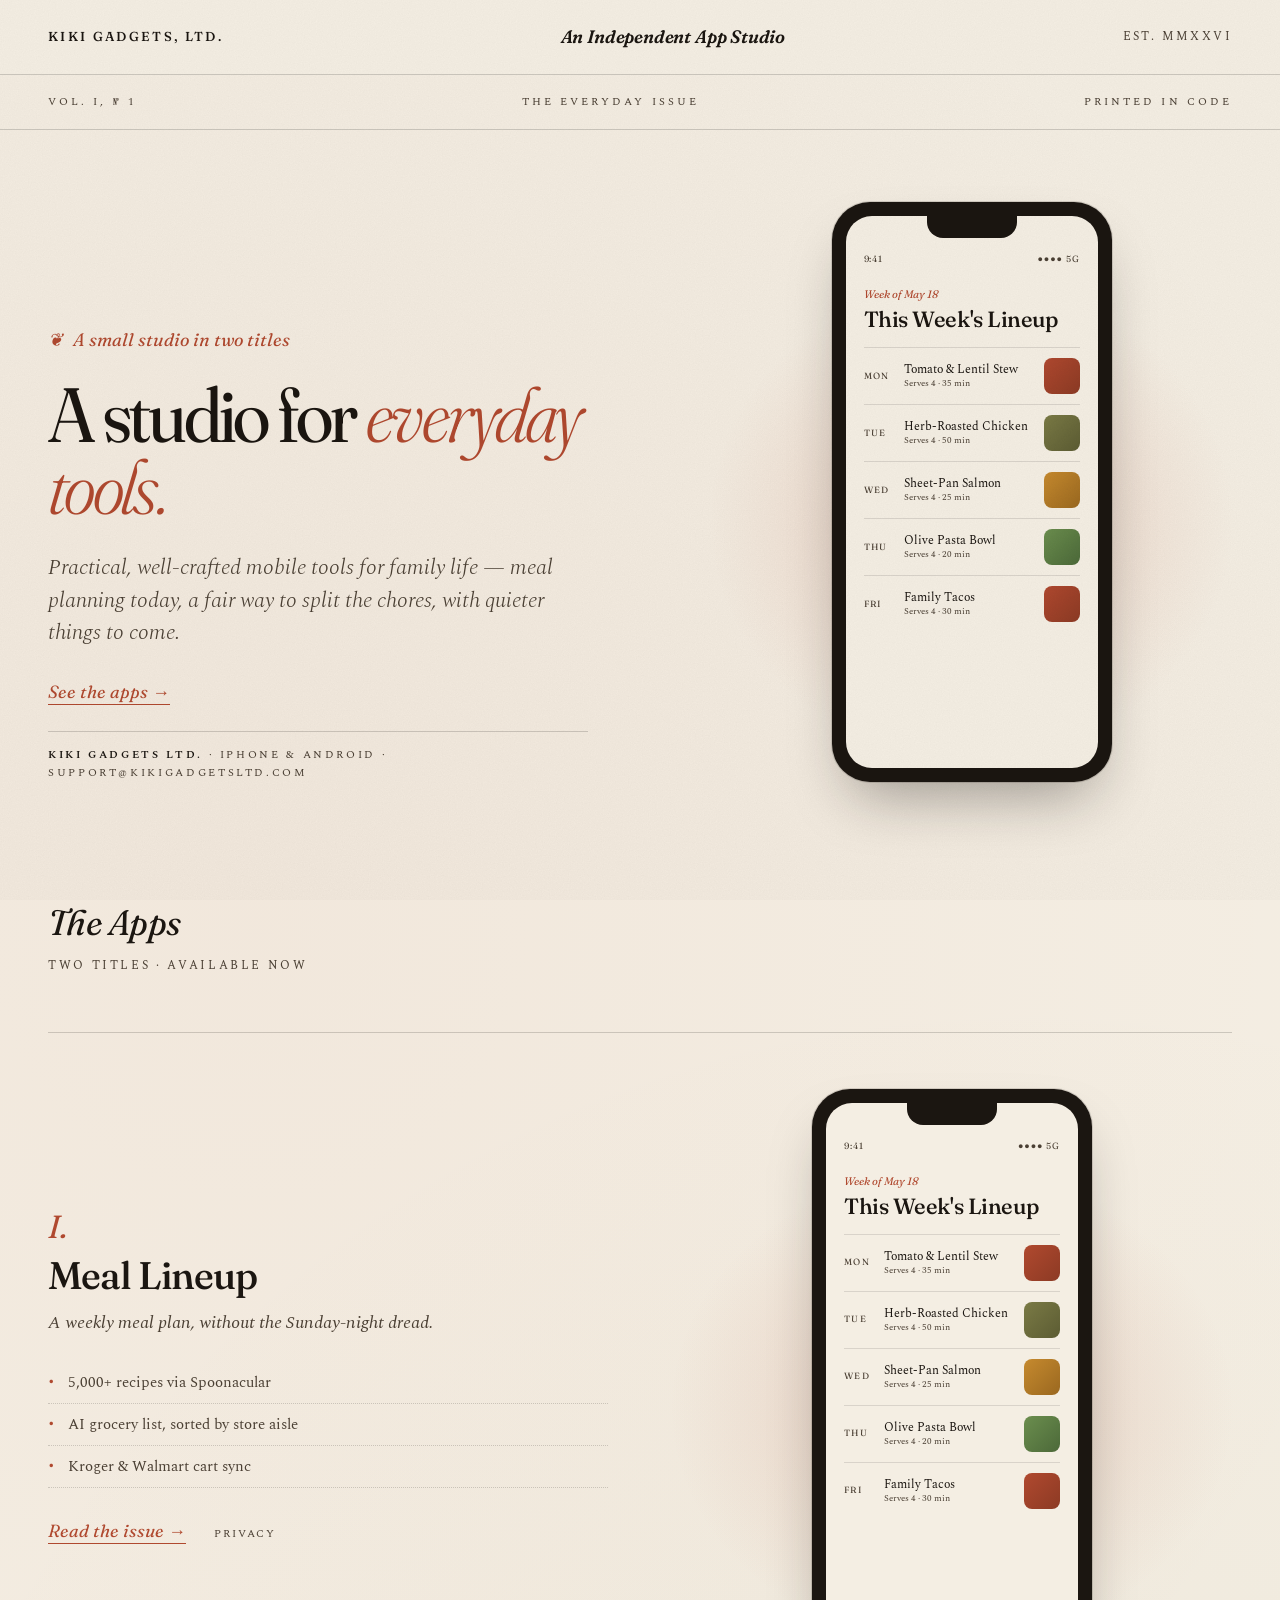
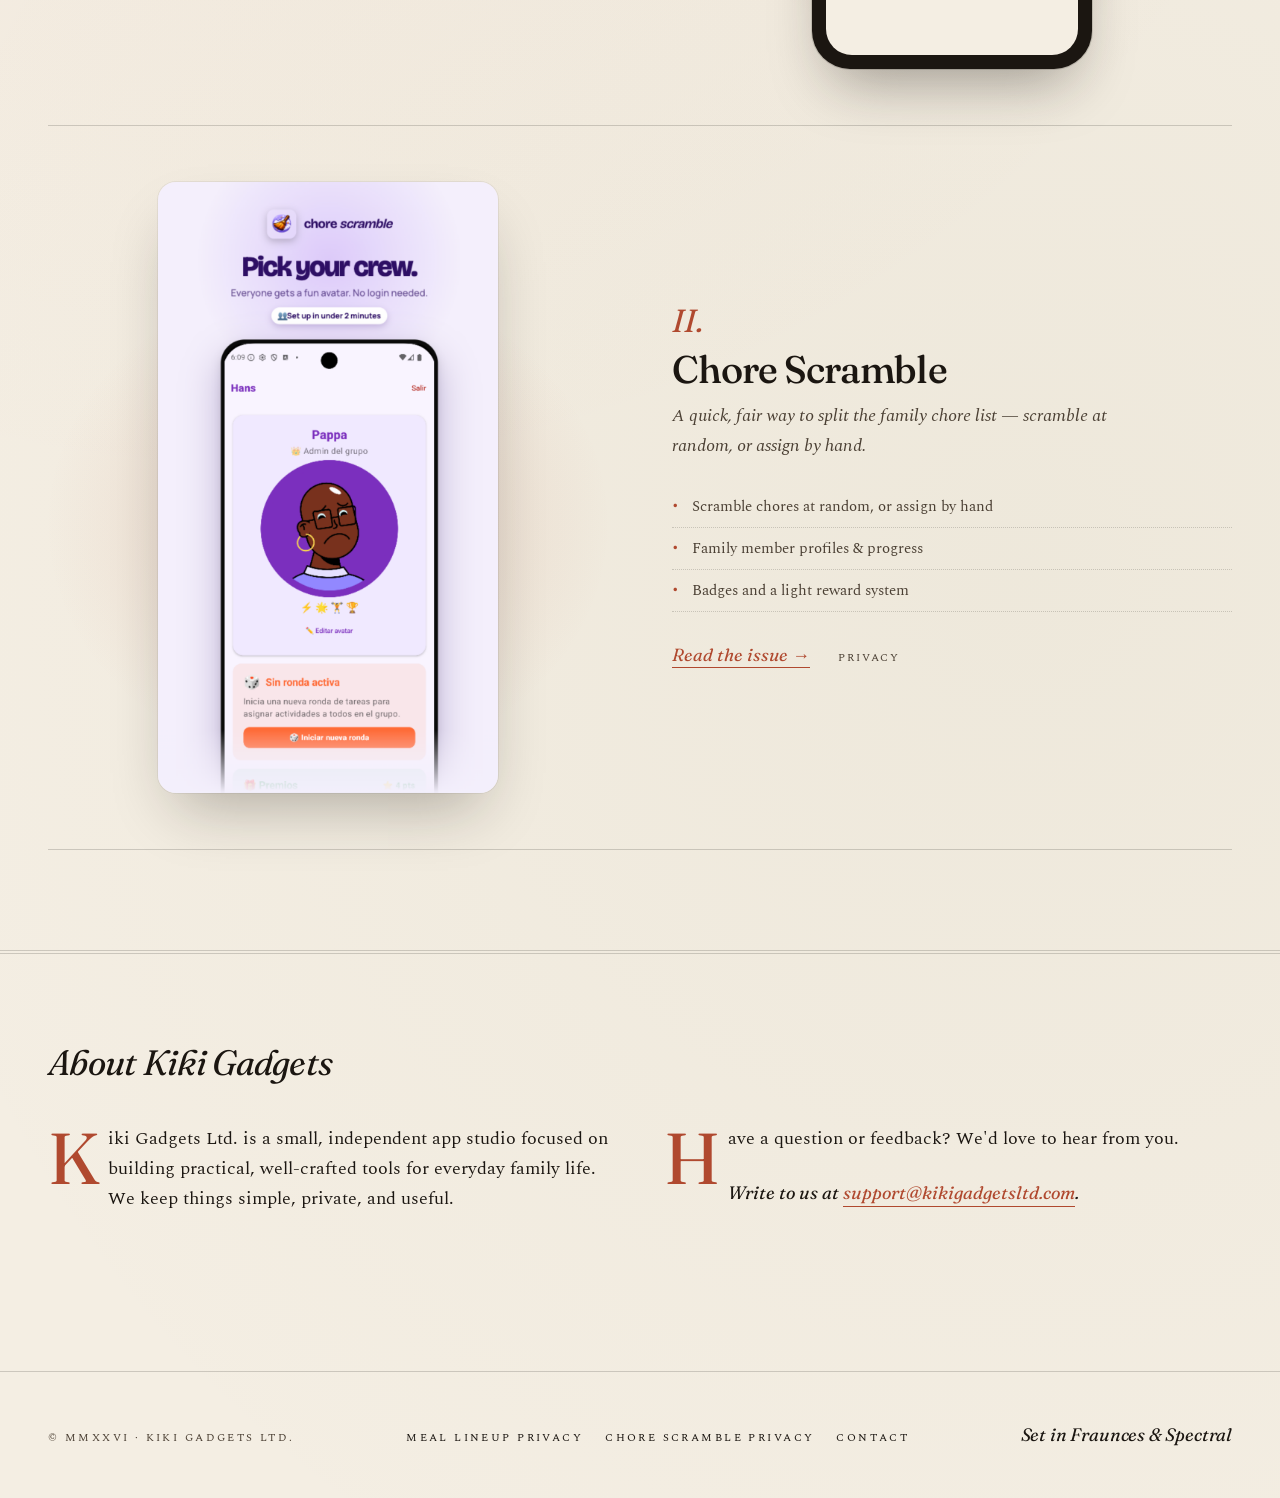
<file: index.html>
<!DOCTYPE html>
<html lang="en">
<head>
  <meta charset="UTF-8" />
  <meta name="viewport" content="width=device-width, initial-scale=1.0" />
  <title>Kiki Gadgets Ltd. — An Independent App Studio</title>
  <link rel="preconnect" href="https://fonts.googleapis.com">
  <link rel="preconnect" href="https://fonts.gstatic.com" crossorigin>
  <link href="https://fonts.googleapis.com/css2?family=Fraunces:ital,opsz,wght,SOFT@0,9..144,300..900,30;0,9..144,300..900,100;1,9..144,400..700,50&family=Spectral:ital,wght@0,300;0,400;0,500;0,600;1,400&display=swap" rel="stylesheet">
  <link rel="stylesheet" href="style.css" />
</head>
<body>

<header class="masthead">
  <a href="index.html" class="masthead-back">Kiki Gadgets, Ltd.</a>
  <div class="masthead-title">An Independent App Studio</div>
  <div class="masthead-right">Est. MMXXVI</div>
</header>

<div class="issue">
  <span>Vol. I, № 1</span>
  <span>The Everyday Issue</span>
  <span>Printed in code</span>
</div>

<section class="hero">
  <div>
    <div class="kicker">A small studio in two titles</div>
    <h1 class="headline">A studio for <em>everyday tools.</em></h1>
    <p class="deck">Practical, well-crafted mobile tools for family life — meal planning today, a fair way to split the chores, with quieter things to come.</p>
    <a href="#apps" class="spread-readmore">See the apps →</a>
    <div class="byline"><strong>Kiki Gadgets Ltd.</strong> · iPhone &amp; Android · support@kikigadgetsltd.com</div>
  </div>
  <div class="phone-wrap">
    <div class="phone">
      <div class="phone-notch"></div>
      <div class="phone-screen">
        <div class="ml-status"><span>9:41</span><span>●●●● 5G</span></div>
        <div class="ml-week">Week of May 18</div>
        <div class="ml-title">This Week's Lineup</div>
        <div class="ml-day"><div class="ml-daylabel">MON</div><div class="ml-meal">Tomato &amp; Lentil Stew<small>Serves 4 · 35 min</small></div><div class="ml-thumb"></div></div>
        <div class="ml-day"><div class="ml-daylabel">TUE</div><div class="ml-meal">Herb-Roasted Chicken<small>Serves 4 · 50 min</small></div><div class="ml-thumb two"></div></div>
        <div class="ml-day"><div class="ml-daylabel">WED</div><div class="ml-meal">Sheet-Pan Salmon<small>Serves 4 · 25 min</small></div><div class="ml-thumb three"></div></div>
        <div class="ml-day"><div class="ml-daylabel">THU</div><div class="ml-meal">Olive Pasta Bowl<small>Serves 4 · 20 min</small></div><div class="ml-thumb four"></div></div>
        <div class="ml-day"><div class="ml-daylabel">FRI</div><div class="ml-meal">Family Tacos<small>Serves 4 · 30 min</small></div><div class="ml-thumb"></div></div>
      </div>
    </div>
  </div>
</section>

<section id="apps" class="spreads">
  <h2 class="spreads-heading">The Apps</h2>
  <div class="spreads-sub">Two titles · Available now</div>

  <article class="spread">
    <div class="spread-text">
      <div class="spread-num">I.</div>
      <h3 class="spread-name">Meal Lineup</h3>
      <p class="spread-deck">A weekly meal plan, without the Sunday-night dread.</p>
      <ul class="spread-features">
        <li>5,000+ recipes via Spoonacular</li>
        <li>AI grocery list, sorted by store aisle</li>
        <li>Kroger &amp; Walmart cart sync</li>
      </ul>
      <a href="app-meal-lineup.html" class="spread-readmore">Read the issue →</a>
      <a href="privacy-meal-lineup.html" class="spread-privacy">Privacy</a>
    </div>
    <div class="phone-wrap">
      <div class="phone">
        <div class="phone-notch"></div>
        <div class="phone-screen">
          <div class="ml-status"><span>9:41</span><span>●●●● 5G</span></div>
          <div class="ml-week">Week of May 18</div>
          <div class="ml-title">This Week's Lineup</div>
          <div class="ml-day"><div class="ml-daylabel">MON</div><div class="ml-meal">Tomato &amp; Lentil Stew<small>Serves 4 · 35 min</small></div><div class="ml-thumb"></div></div>
          <div class="ml-day"><div class="ml-daylabel">TUE</div><div class="ml-meal">Herb-Roasted Chicken<small>Serves 4 · 50 min</small></div><div class="ml-thumb two"></div></div>
          <div class="ml-day"><div class="ml-daylabel">WED</div><div class="ml-meal">Sheet-Pan Salmon<small>Serves 4 · 25 min</small></div><div class="ml-thumb three"></div></div>
          <div class="ml-day"><div class="ml-daylabel">THU</div><div class="ml-meal">Olive Pasta Bowl<small>Serves 4 · 20 min</small></div><div class="ml-thumb four"></div></div>
          <div class="ml-day"><div class="ml-daylabel">FRI</div><div class="ml-meal">Family Tacos<small>Serves 4 · 30 min</small></div><div class="ml-thumb"></div></div>
        </div>
      </div>
    </div>
  </article>

  <article class="spread reverse">
    <div class="cs-marketing-wrap">
      <img class="cs-marketing" src="assets/screenshots/chore-scramble.png" alt="Chore Scramble — pick your crew. Everyone gets a fun avatar, no login needed.">
    </div>
    <div class="spread-text">
      <div class="spread-num">II.</div>
      <h3 class="spread-name">Chore Scramble</h3>
      <p class="spread-deck">A quick, fair way to split the family chore list — scramble at random, or assign by hand.</p>
      <ul class="spread-features">
        <li>Scramble chores at random, or assign by hand</li>
        <li>Family member profiles &amp; progress</li>
        <li>Badges and a light reward system</li>
      </ul>
      <a href="app-chore-scramble.html" class="spread-readmore">Read the issue →</a>
      <a href="privacy-chore-scramble.html" class="spread-privacy">Privacy</a>
    </div>
  </article>
</section>

<section id="about" class="about">
  <h2 class="about-heading">About Kiki Gadgets</h2>
  <div class="about-grid">
    <div>
      <p>Kiki Gadgets Ltd. is a small, independent app studio focused on building practical, well-crafted tools for everyday family life. We keep things simple, private, and useful.</p>
    </div>
    <div>
      <p>Have a question or feedback? We'd love to hear from you.</p>
      <p class="about-contact">Write to us at <a href="mailto:support@kikigadgetsltd.com">support@kikigadgetsltd.com</a>.</p>
    </div>
  </div>
</section>

<footer class="colophon">
  <span>© MMXXVI · Kiki Gadgets Ltd.</span>
  <div class="colophon-links">
    <a href="privacy-meal-lineup.html">Meal Lineup Privacy</a>
    <a href="privacy-chore-scramble.html">Chore Scramble Privacy</a>
    <a href="mailto:support@kikigadgetsltd.com">Contact</a>
  </div>
  <span class="colophon-mark">Set in Fraunces &amp; Spectral</span>
</footer>

</body>
</html>
</file>
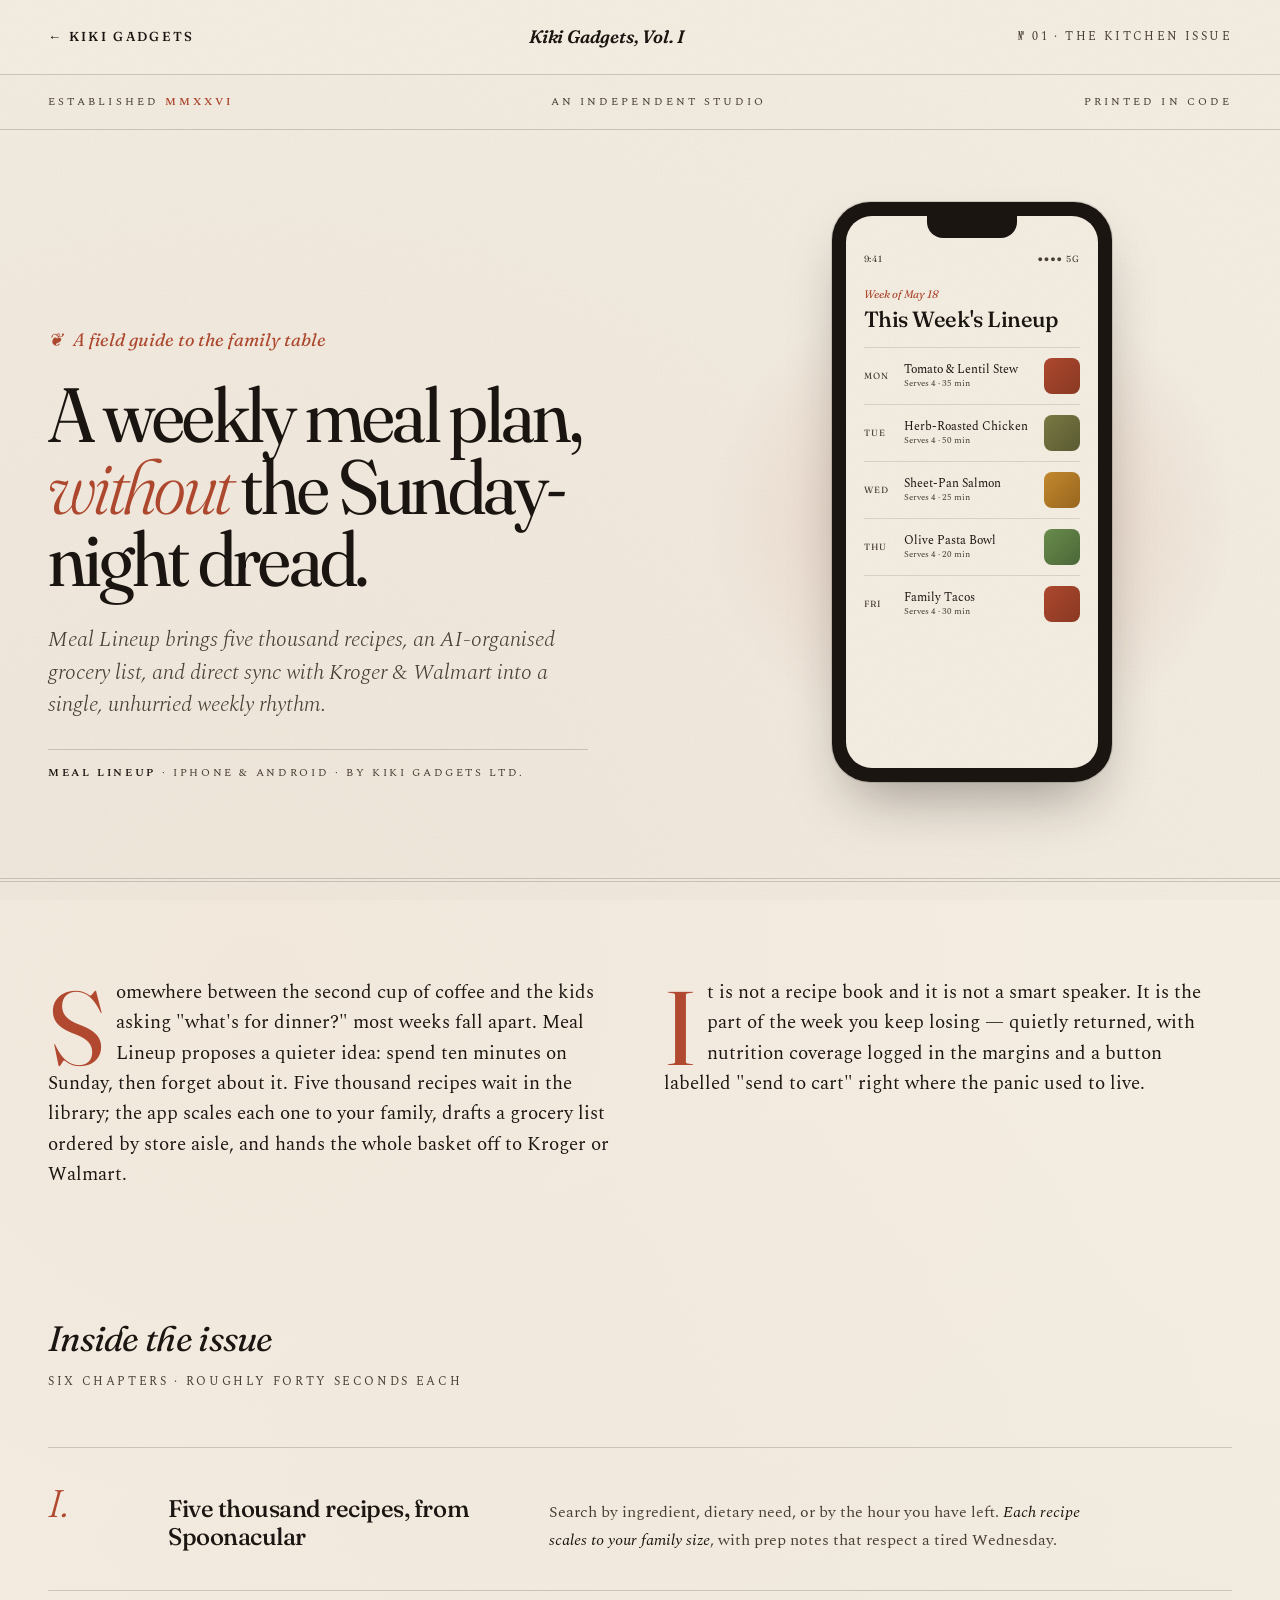
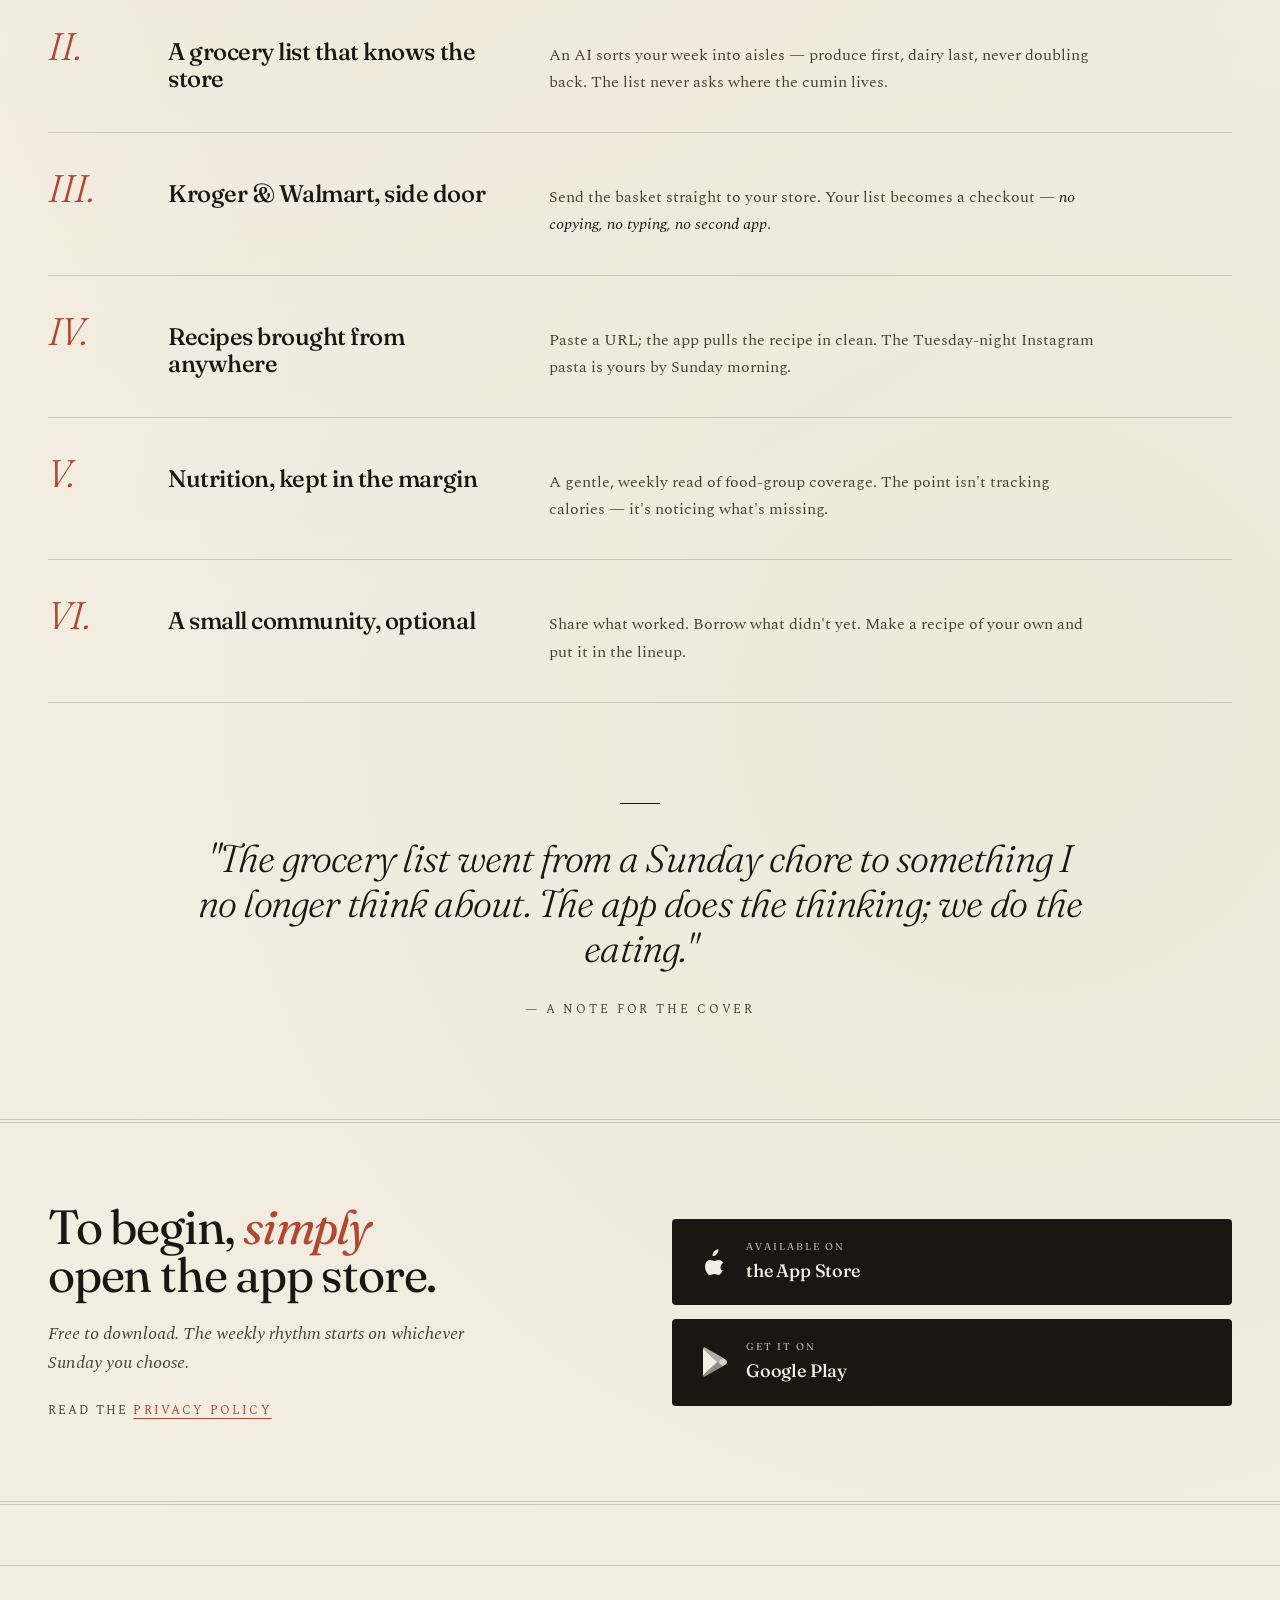
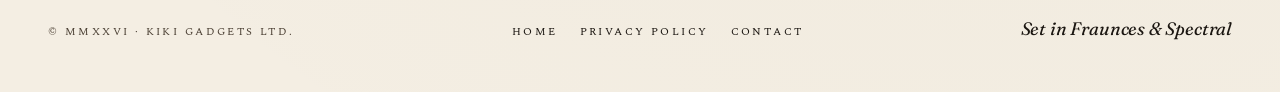
<file: app/index.html>
<!DOCTYPE html>
<html lang="en">
<head>
  <meta charset="UTF-8" />
  <meta name="viewport" content="width=device-width, initial-scale=1.0" />
  <title>Meal Lineup — Kiki Gadgets Ltd.</title>
  <meta name="description" content="Meal Lineup — Smart weekly meal planning for families. Opening the app store…" />
  <meta name="robots" content="noindex,follow" />
  <link rel="preconnect" href="https://fonts.googleapis.com">
  <link rel="preconnect" href="https://fonts.gstatic.com" crossorigin>
  <link href="https://fonts.googleapis.com/css2?family=Fraunces:ital,opsz,wght@0,9..144,400..700;1,9..144,400..700&family=Spectral:ital,wght@0,400;0,500;1,400&display=swap" rel="stylesheet">
  <script>
    (function () {
      var ua = (navigator.userAgent || '').toLowerCase();
      var isAndroid = /android/.test(ua);
      var isIOS = /iphone|ipad|ipod/.test(ua) || (/macintosh/.test(ua) && 'ontouchend' in document);
      var androidUrl = 'https://play.google.com/store/apps/details?id=com.drewi.mealprep';
      var iosUrl = 'https://apps.apple.com/us/app/meal-lineup-recipes-planner/id6766699144';
      var desktopUrl = '/app-meal-lineup.html';
      var target = isAndroid ? androidUrl : isIOS ? iosUrl : desktopUrl;
      window.location.replace(target);
    })();
  </script>
  <noscript>
    <meta http-equiv="refresh" content="0; url=/app-meal-lineup.html">
  </noscript>
  <style>
    html, body {
      margin: 0;
      padding: 0;
      height: 100%;
      background: #1F3A2E;
      color: #F4EEE3;
      font-family: 'Spectral', Georgia, serif;
      -webkit-font-smoothing: antialiased;
    }
    .bridge {
      min-height: 100vh;
      display: flex;
      flex-direction: column;
      align-items: center;
      justify-content: center;
      padding: 2rem;
      text-align: center;
    }
    .bridge-mark {
      font-family: 'Fraunces', Georgia, serif;
      font-weight: 500;
      font-size: 1.75rem;
      letter-spacing: 0.01em;
      margin-bottom: 1rem;
    }
    .bridge-mark em {
      font-style: italic;
      color: #C5934D;
    }
    .bridge-status {
      font-family: 'Spectral', Georgia, serif;
      font-style: italic;
      font-size: 1rem;
      opacity: 0.75;
      margin-bottom: 2rem;
    }
    .bridge-links {
      display: flex;
      gap: 1rem;
      flex-wrap: wrap;
      justify-content: center;
    }
    .bridge-links a {
      color: #F4EEE3;
      text-decoration: none;
      border: 1px solid rgba(244, 238, 227, 0.35);
      padding: 0.6rem 1.1rem;
      border-radius: 4px;
      font-size: 0.95rem;
      font-family: 'Spectral', Georgia, serif;
      transition: border-color 0.15s ease;
    }
    .bridge-links a:hover {
      border-color: #F4EEE3;
    }
    .bridge-footer {
      margin-top: 3rem;
      font-size: 0.85rem;
      opacity: 0.55;
      font-style: italic;
    }
  </style>
</head>
<body>

<main class="bridge">
  <div class="bridge-mark">Meal <em>Lineup</em></div>
  <div class="bridge-status">Opening the app store…</div>
  <div class="bridge-links">
    <a href="https://apps.apple.com/us/app/meal-lineup-recipes-planner/id6766699144">App Store</a>
    <a href="https://play.google.com/store/apps/details?id=com.drewi.mealprep">Google Play</a>
    <a href="/app-meal-lineup.html">About Meal Lineup</a>
  </div>
  <div class="bridge-footer">Kiki Gadgets Ltd.</div>
</main>

</body>
</html>
</file>
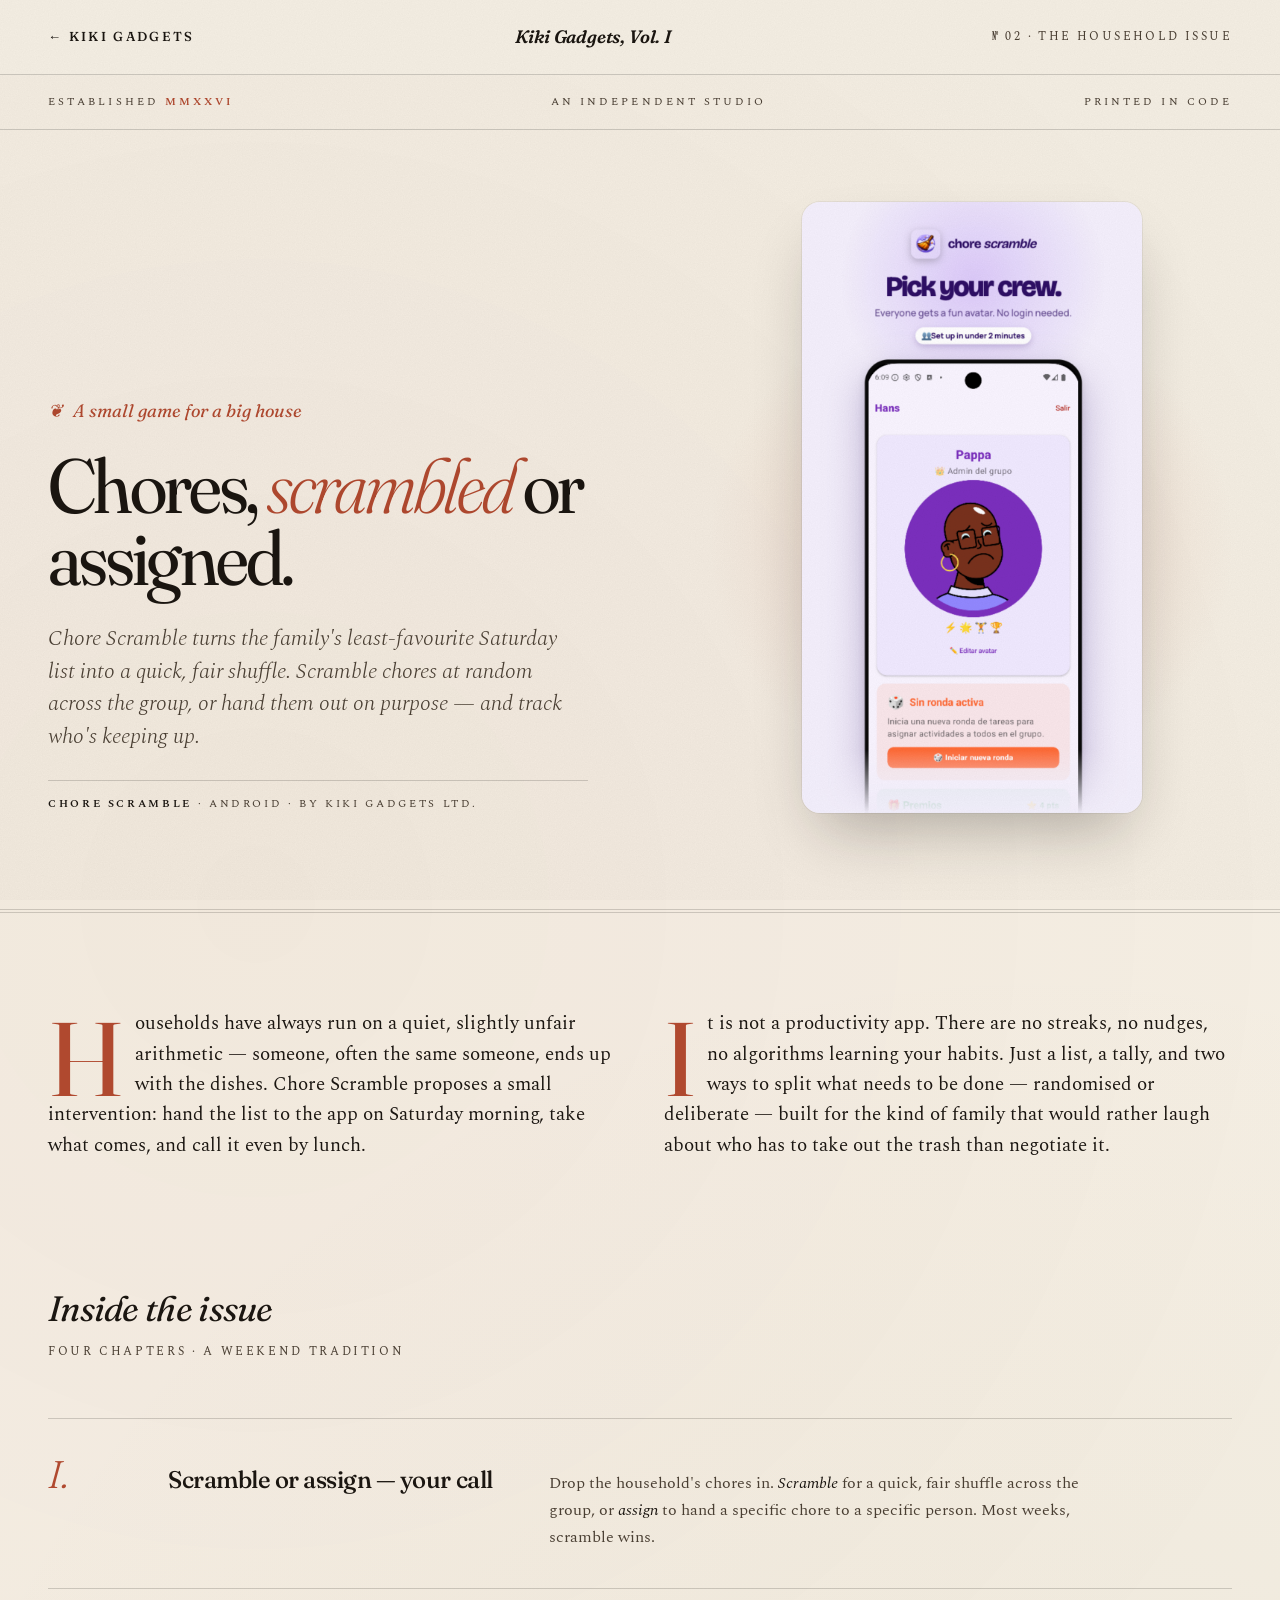
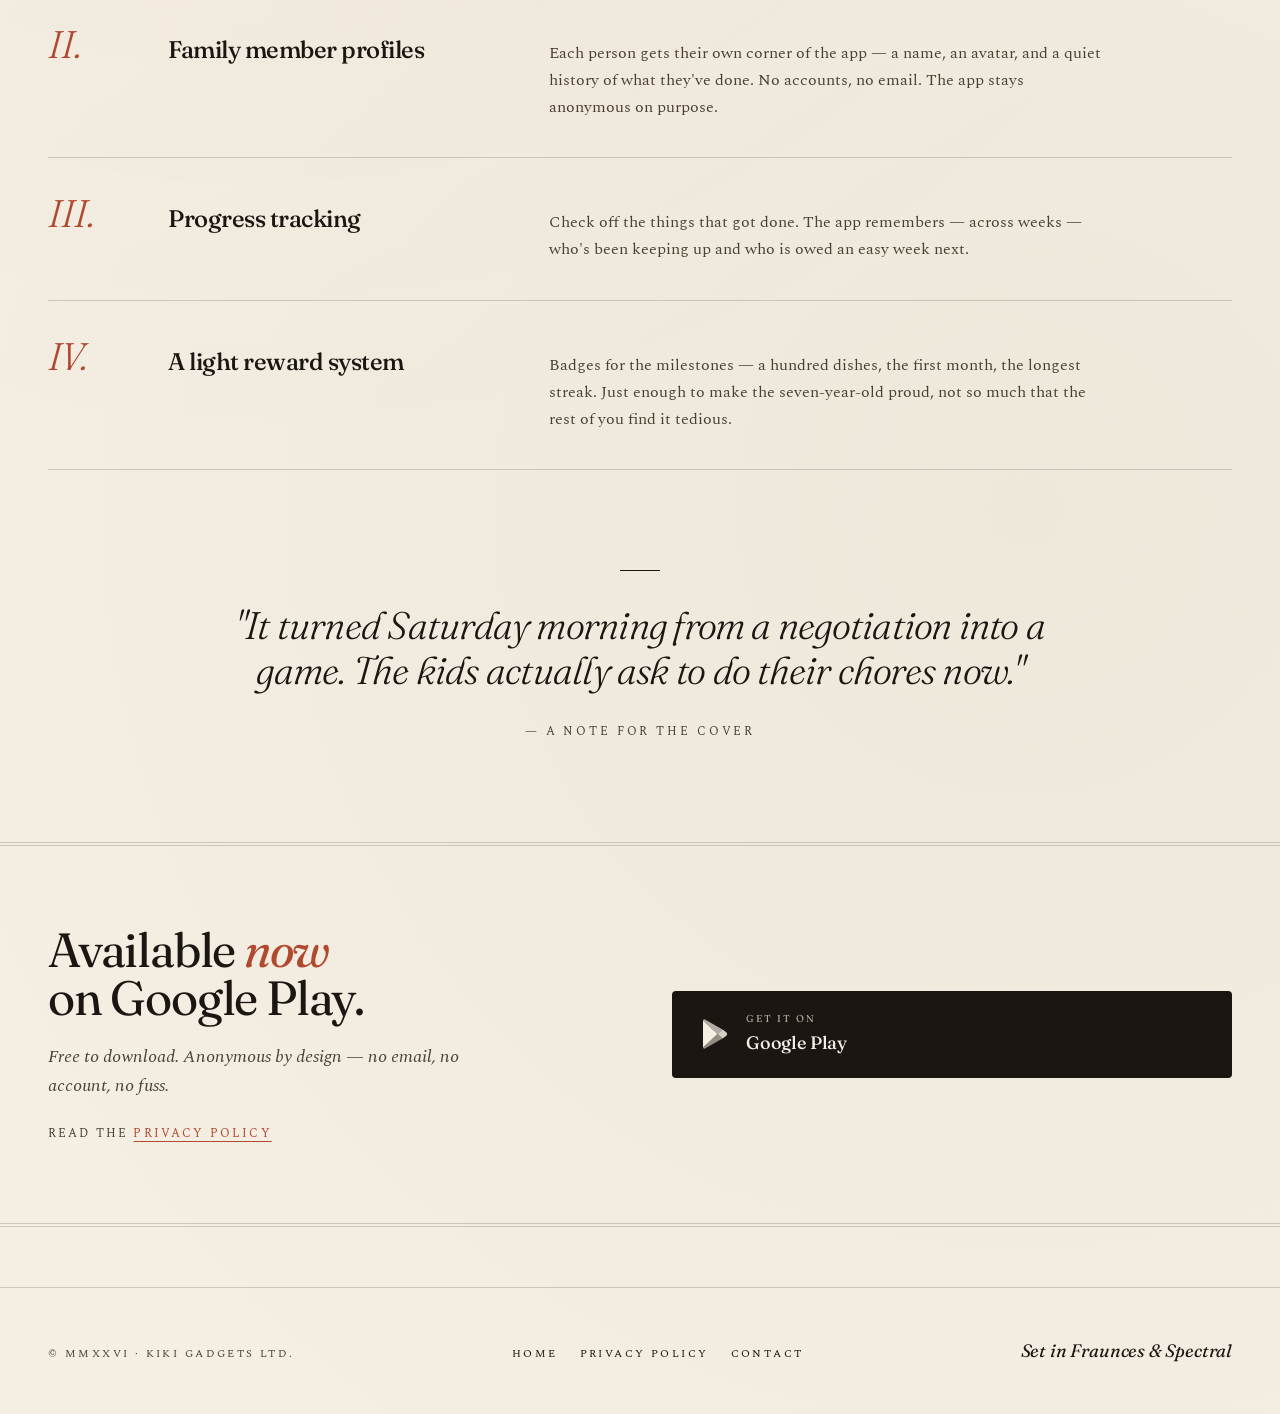
<file: app-chore-scramble.html>
<!DOCTYPE html>
<html lang="en">
<head>
  <meta charset="UTF-8" />
  <meta name="viewport" content="width=device-width, initial-scale=1.0" />
  <title>Chore Scramble — Kiki Gadgets Ltd.</title>
  <link rel="preconnect" href="https://fonts.googleapis.com">
  <link rel="preconnect" href="https://fonts.gstatic.com" crossorigin>
  <link href="https://fonts.googleapis.com/css2?family=Fraunces:ital,opsz,wght,SOFT@0,9..144,300..900,30;0,9..144,300..900,100;1,9..144,400..700,50&family=Spectral:ital,wght@0,300;0,400;0,500;0,600;1,400&display=swap" rel="stylesheet">
  <link rel="stylesheet" href="style.css" />
</head>
<body>

<header class="masthead">
  <a href="index.html" class="masthead-back">← Kiki Gadgets</a>
  <div class="masthead-title">Kiki Gadgets, Vol. I</div>
  <div class="masthead-right">№ 02 · The Household Issue</div>
</header>

<div class="issue">
  <span>Established <strong>MMXXVI</strong></span>
  <span>An Independent Studio</span>
  <span>Printed in code</span>
</div>

<section class="hero">
  <div>
    <div class="kicker">A small game for a big house</div>
    <h1 class="headline">Chores, <em>scrambled</em> or assigned.</h1>
    <p class="deck">Chore Scramble turns the family's least-favourite Saturday list into a quick, fair shuffle. Scramble chores at random across the group, or hand them out on purpose — and track who's keeping up.</p>
    <div class="byline"><strong>Chore Scramble</strong> · Android · By Kiki Gadgets Ltd.</div>
  </div>
  <div class="cs-marketing-wrap">
    <img class="cs-marketing" src="assets/screenshots/chore-scramble.png" alt="Chore Scramble — pick your crew. Everyone gets a fun avatar, no login needed.">
  </div>
</section>

<section class="intro-section">
  <div class="intro-grid">
    <div class="intro">
      <p>Households have always run on a quiet, slightly unfair arithmetic — someone, often the same someone, ends up with the dishes. Chore Scramble proposes a small intervention: hand the list to the app on Saturday morning, take what comes, and call it even by lunch.</p>
    </div>
    <div class="intro">
      <p>It is not a productivity app. There are no streaks, no nudges, no algorithms learning your habits. Just a list, a tally, and two ways to split what needs to be done — randomised or deliberate — built for the kind of family that would rather laugh about who has to take out the trash than negotiate it.</p>
    </div>
  </div>
</section>

<section class="chapters">
  <h2 class="chapters-heading">Inside the issue</h2>
  <div class="chapters-sub">Four chapters · A weekend tradition</div>

  <div class="chapter">
    <div class="chapter-num">I.</div>
    <div class="chapter-title">Scramble or assign — your call</div>
    <div class="chapter-body">Drop the household's chores in. <em>Scramble</em> for a quick, fair shuffle across the group, or <em>assign</em> to hand a specific chore to a specific person. Most weeks, scramble wins.</div>
  </div>

  <div class="chapter">
    <div class="chapter-num">II.</div>
    <div class="chapter-title">Family member profiles</div>
    <div class="chapter-body">Each person gets their own corner of the app — a name, an avatar, and a quiet history of what they've done. No accounts, no email. The app stays anonymous on purpose.</div>
  </div>

  <div class="chapter">
    <div class="chapter-num">III.</div>
    <div class="chapter-title">Progress tracking</div>
    <div class="chapter-body">Check off the things that got done. The app remembers — across weeks — who's been keeping up and who is owed an easy week next.</div>
  </div>

  <div class="chapter">
    <div class="chapter-num">IV.</div>
    <div class="chapter-title">A light reward system</div>
    <div class="chapter-body">Badges for the milestones — a hundred dishes, the first month, the longest streak. Just enough to make the seven-year-old proud, not so much that the rest of you find it tedious.</div>
  </div>
</section>

<section class="pullquote">
  <blockquote>"It turned Saturday morning from a negotiation into a game. The kids actually ask to do their chores now."</blockquote>
  <cite>— A note for the cover</cite>
</section>

<section class="acquisition">
  <div>
    <h2 class="acquisition-title">Available <em>now</em><br>on Google Play.</h2>
    <p>Free to download. Anonymous by design — no email, no account, no fuss.</p>
    <div class="privacy-mention">Read the <a href="privacy-chore-scramble.html">Privacy Policy</a></div>
  </div>
  <div class="stores">
    <a href="https://play.google.com/store/apps/details?id=com.chorescramble.app" class="store-link" target="_blank" rel="noopener">
      <svg width="28" height="32" viewBox="0 0 28 32" fill="none" aria-hidden="true"><path d="M3 2.5v27L17.5 16 3 2.5z" fill="#F4EEE3"/><path d="M22.5 11.5L17.5 16l5 4.5L26 18c1.5-.9 1.5-3.1 0-4l-3.5-2.5z" fill="#F4EEE3" opacity="0.85"/><path d="M3 2.5l14.5 13.5L22.5 11.5 5 1.5c-.7-.4-1.5-.1-2 1z" fill="#F4EEE3" opacity="0.7"/><path d="M3 29.5l14.5-13.5 5 4.5L5 30.5c-.7.4-1.5.1-2-1z" fill="#F4EEE3" opacity="0.55"/></svg>
      <div>
        <span class="store-link-label">Get it on</span>
        <span class="store-link-name">Google Play</span>
      </div>
    </a>
  </div>
</section>

<footer class="colophon">
  <span>© MMXXVI · Kiki Gadgets Ltd.</span>
  <div class="colophon-links">
    <a href="index.html">Home</a>
    <a href="privacy-chore-scramble.html">Privacy Policy</a>
    <a href="mailto:support@kikigadgetsltd.com">Contact</a>
  </div>
  <span class="colophon-mark">Set in Fraunces &amp; Spectral</span>
</footer>

</body>
</html>
</file>
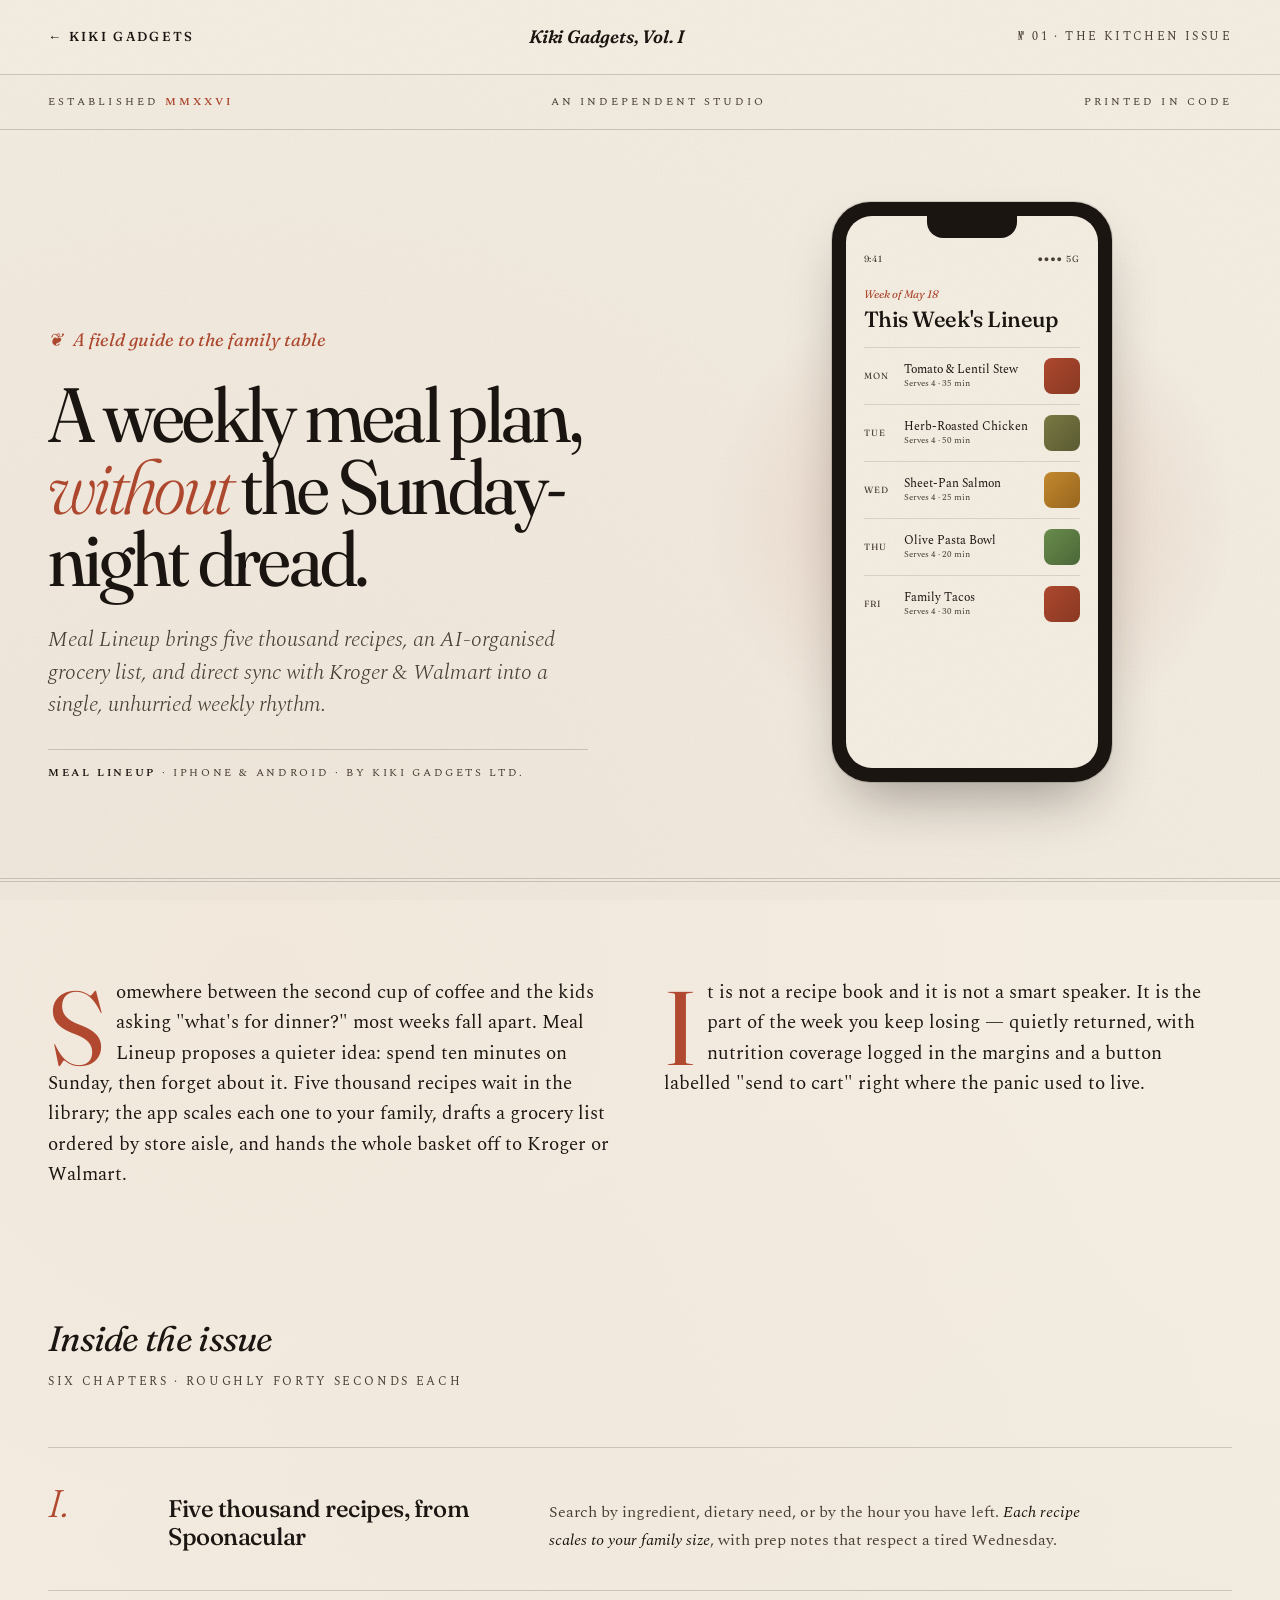
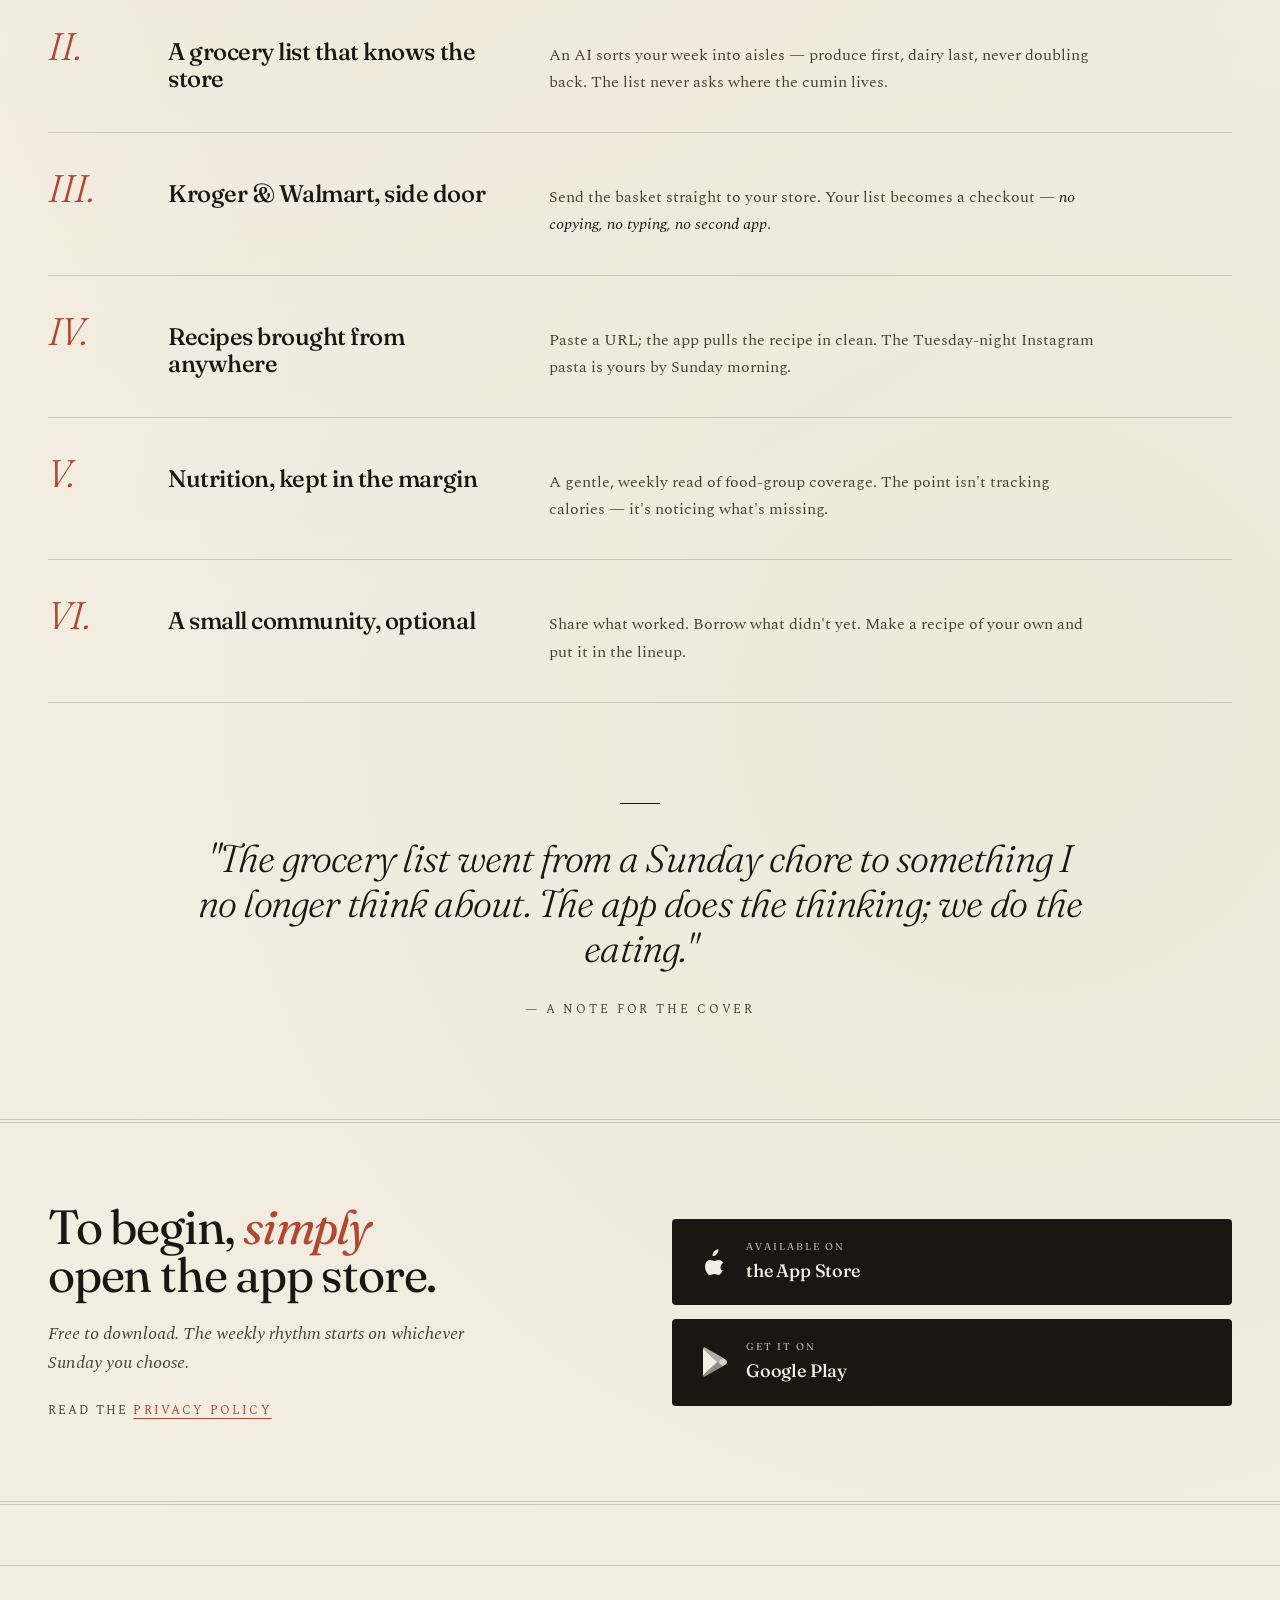
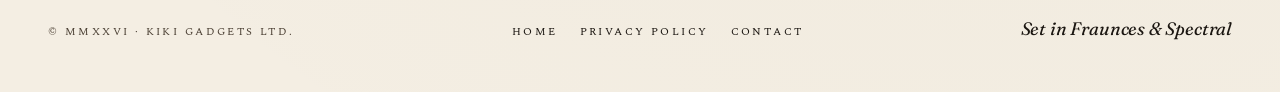
<file: app-meal-lineup.html>
<!DOCTYPE html>
<html lang="en">
<head>
  <meta charset="UTF-8" />
  <meta name="viewport" content="width=device-width, initial-scale=1.0" />
  <title>Meal Lineup — Kiki Gadgets Ltd.</title>
  <link rel="preconnect" href="https://fonts.googleapis.com">
  <link rel="preconnect" href="https://fonts.gstatic.com" crossorigin>
  <link href="https://fonts.googleapis.com/css2?family=Fraunces:ital,opsz,wght,SOFT@0,9..144,300..900,30;0,9..144,300..900,100;1,9..144,400..700,50&family=Spectral:ital,wght@0,300;0,400;0,500;0,600;1,400&display=swap" rel="stylesheet">
  <link rel="stylesheet" href="style.css" />
</head>
<body>

<header class="masthead">
  <a href="index.html" class="masthead-back">← Kiki Gadgets</a>
  <div class="masthead-title">Kiki Gadgets, Vol. I</div>
  <div class="masthead-right">№ 01 · The Kitchen Issue</div>
</header>

<div class="issue">
  <span>Established <strong>MMXXVI</strong></span>
  <span>An Independent Studio</span>
  <span>Printed in code</span>
</div>

<section class="hero">
  <div>
    <div class="kicker">A field guide to the family table</div>
    <h1 class="headline">A weekly meal plan, <em>without</em> the Sunday-night dread.</h1>
    <p class="deck">Meal Lineup brings five thousand recipes, an AI-organised grocery list, and direct sync with Kroger &amp; Walmart into a single, unhurried weekly rhythm.</p>
    <div class="byline"><strong>Meal Lineup</strong> · iPhone &amp; Android · By Kiki Gadgets Ltd.</div>
  </div>
  <div class="phone-wrap">
    <div class="phone">
      <div class="phone-notch"></div>
      <div class="phone-screen">
        <div class="ml-status"><span>9:41</span><span>●●●● 5G</span></div>
        <div class="ml-week">Week of May 18</div>
        <div class="ml-title">This Week's Lineup</div>
        <div class="ml-day"><div class="ml-daylabel">MON</div><div class="ml-meal">Tomato &amp; Lentil Stew<small>Serves 4 · 35 min</small></div><div class="ml-thumb"></div></div>
        <div class="ml-day"><div class="ml-daylabel">TUE</div><div class="ml-meal">Herb-Roasted Chicken<small>Serves 4 · 50 min</small></div><div class="ml-thumb two"></div></div>
        <div class="ml-day"><div class="ml-daylabel">WED</div><div class="ml-meal">Sheet-Pan Salmon<small>Serves 4 · 25 min</small></div><div class="ml-thumb three"></div></div>
        <div class="ml-day"><div class="ml-daylabel">THU</div><div class="ml-meal">Olive Pasta Bowl<small>Serves 4 · 20 min</small></div><div class="ml-thumb four"></div></div>
        <div class="ml-day"><div class="ml-daylabel">FRI</div><div class="ml-meal">Family Tacos<small>Serves 4 · 30 min</small></div><div class="ml-thumb"></div></div>
      </div>
    </div>
  </div>
</section>

<section class="intro-section">
  <div class="intro-grid">
    <div class="intro">
      <p>Somewhere between the second cup of coffee and the kids asking "what's for dinner?" most weeks fall apart. Meal Lineup proposes a quieter idea: spend ten minutes on Sunday, then forget about it. Five thousand recipes wait in the library; the app scales each one to your family, drafts a grocery list ordered by store aisle, and hands the whole basket off to Kroger or Walmart.</p>
    </div>
    <div class="intro">
      <p>It is not a recipe book and it is not a smart speaker. It is the part of the week you keep losing — quietly returned, with nutrition coverage logged in the margins and a button labelled "send to cart" right where the panic used to live.</p>
    </div>
  </div>
</section>

<section class="chapters">
  <h2 class="chapters-heading">Inside the issue</h2>
  <div class="chapters-sub">Six chapters · Roughly forty seconds each</div>

  <div class="chapter">
    <div class="chapter-num">I.</div>
    <div class="chapter-title">Five thousand recipes, from Spoonacular</div>
    <div class="chapter-body">Search by ingredient, dietary need, or by the hour you have left. <em>Each recipe scales to your family size</em>, with prep notes that respect a tired Wednesday.</div>
  </div>

  <div class="chapter">
    <div class="chapter-num">II.</div>
    <div class="chapter-title">A grocery list that knows the store</div>
    <div class="chapter-body">An AI sorts your week into aisles — produce first, dairy last, never doubling back. The list never asks where the cumin lives.</div>
  </div>

  <div class="chapter">
    <div class="chapter-num">III.</div>
    <div class="chapter-title">Kroger &amp; Walmart, side door</div>
    <div class="chapter-body">Send the basket straight to your store. Your list becomes a checkout — <em>no copying, no typing, no second app</em>.</div>
  </div>

  <div class="chapter">
    <div class="chapter-num">IV.</div>
    <div class="chapter-title">Recipes brought from anywhere</div>
    <div class="chapter-body">Paste a URL; the app pulls the recipe in clean. The Tuesday-night Instagram pasta is yours by Sunday morning.</div>
  </div>

  <div class="chapter">
    <div class="chapter-num">V.</div>
    <div class="chapter-title">Nutrition, kept in the margin</div>
    <div class="chapter-body">A gentle, weekly read of food-group coverage. The point isn't tracking calories — it's noticing what's missing.</div>
  </div>

  <div class="chapter">
    <div class="chapter-num">VI.</div>
    <div class="chapter-title">A small community, optional</div>
    <div class="chapter-body">Share what worked. Borrow what didn't yet. Make a recipe of your own and put it in the lineup.</div>
  </div>
</section>

<section class="pullquote">
  <blockquote>"The grocery list went from a Sunday chore to something I no longer think about. The app does the thinking; we do the eating."</blockquote>
  <cite>— A note for the cover</cite>
</section>

<section class="acquisition">
  <div>
    <h2 class="acquisition-title">To begin, <em>simply</em><br>open the app store.</h2>
    <p>Free to download. The weekly rhythm starts on whichever Sunday you choose.</p>
    <div class="privacy-mention">Read the <a href="privacy-meal-lineup.html">Privacy Policy</a></div>
  </div>
  <div class="stores">
    <a href="https://apps.apple.com/us/app/meal-lineup-recipes-planner/id6766699144" class="store-link" target="_blank" rel="noopener">
      <svg width="28" height="32" viewBox="0 0 28 32" fill="none" aria-hidden="true"><path d="M22.5 24.5c-1 2.3-2.2 4.5-4 4.5-1.7 0-2.3-1-4.3-1s-2.6 1-4.2 1c-1.8 0-3.1-2-4.1-4.3C3.8 19.7 5.9 14 10 14c1.8 0 2.8 1 4.2 1 1.3 0 2.4-1 4.5-1 1.8 0 3.6 1 4.7 2.7-4.1 2.3-3.5 8.1.1 8.3z" fill="#F4EEE3"/><path d="M17 8c1-1.3 1.5-3 1.3-4.7C16.8 3.4 15 4.3 14 5.6c-.9 1.2-1.6 2.9-1.4 4.5 1.6.1 3.4-.8 4.4-2.1z" fill="#F4EEE3"/></svg>
      <div>
        <span class="store-link-label">Available on</span>
        <span class="store-link-name">the App Store</span>
      </div>
    </a>
    <a href="https://play.google.com/store/apps/details?id=com.drewi.mealprep" class="store-link" target="_blank" rel="noopener">
      <svg width="28" height="32" viewBox="0 0 28 32" fill="none" aria-hidden="true"><path d="M3 2.5v27L17.5 16 3 2.5z" fill="#F4EEE3"/><path d="M22.5 11.5L17.5 16l5 4.5L26 18c1.5-.9 1.5-3.1 0-4l-3.5-2.5z" fill="#F4EEE3" opacity="0.85"/><path d="M3 2.5l14.5 13.5L22.5 11.5 5 1.5c-.7-.4-1.5-.1-2 1z" fill="#F4EEE3" opacity="0.7"/><path d="M3 29.5l14.5-13.5 5 4.5L5 30.5c-.7.4-1.5.1-2-1z" fill="#F4EEE3" opacity="0.55"/></svg>
      <div>
        <span class="store-link-label">Get it on</span>
        <span class="store-link-name">Google Play</span>
      </div>
    </a>
  </div>
</section>

<footer class="colophon">
  <span>© MMXXVI · Kiki Gadgets Ltd.</span>
  <div class="colophon-links">
    <a href="index.html">Home</a>
    <a href="privacy-meal-lineup.html">Privacy Policy</a>
    <a href="mailto:support@kikigadgetsltd.com">Contact</a>
  </div>
  <span class="colophon-mark">Set in Fraunces &amp; Spectral</span>
</footer>

</body>
</html>
</file>
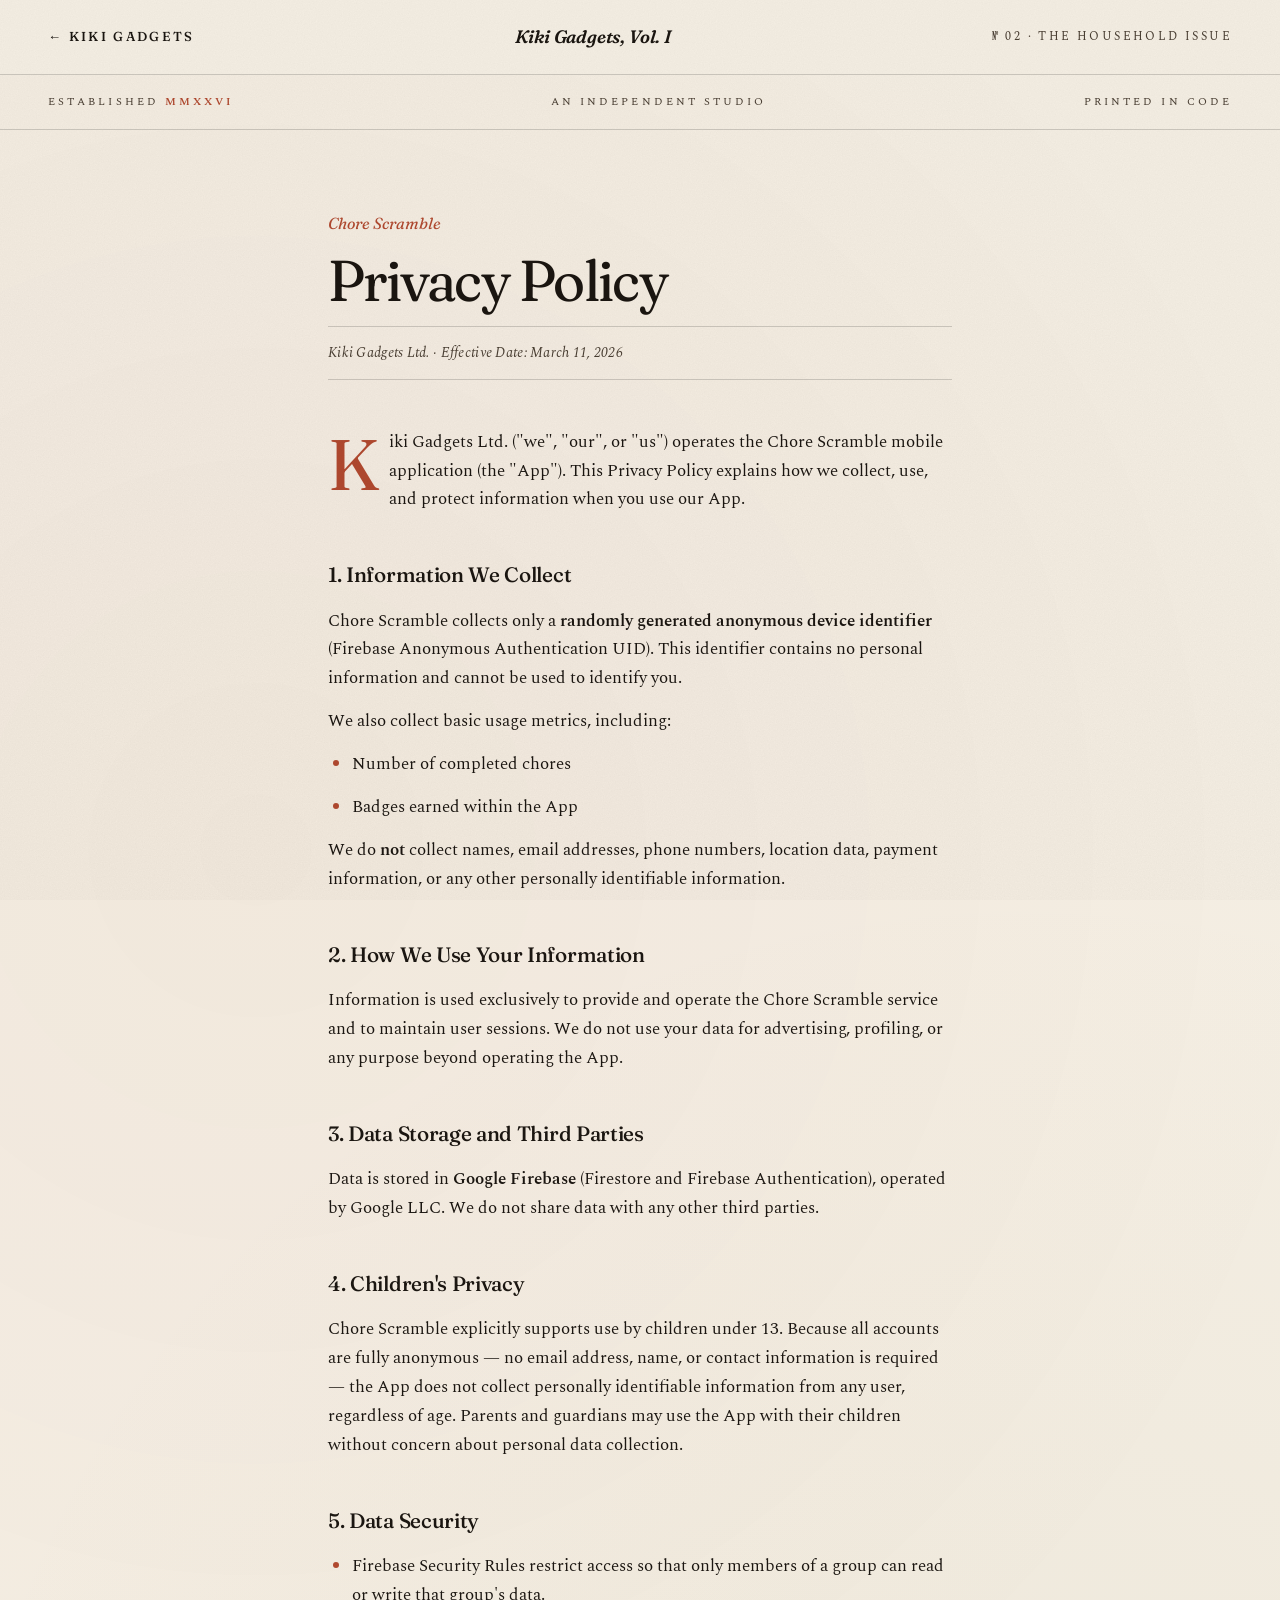
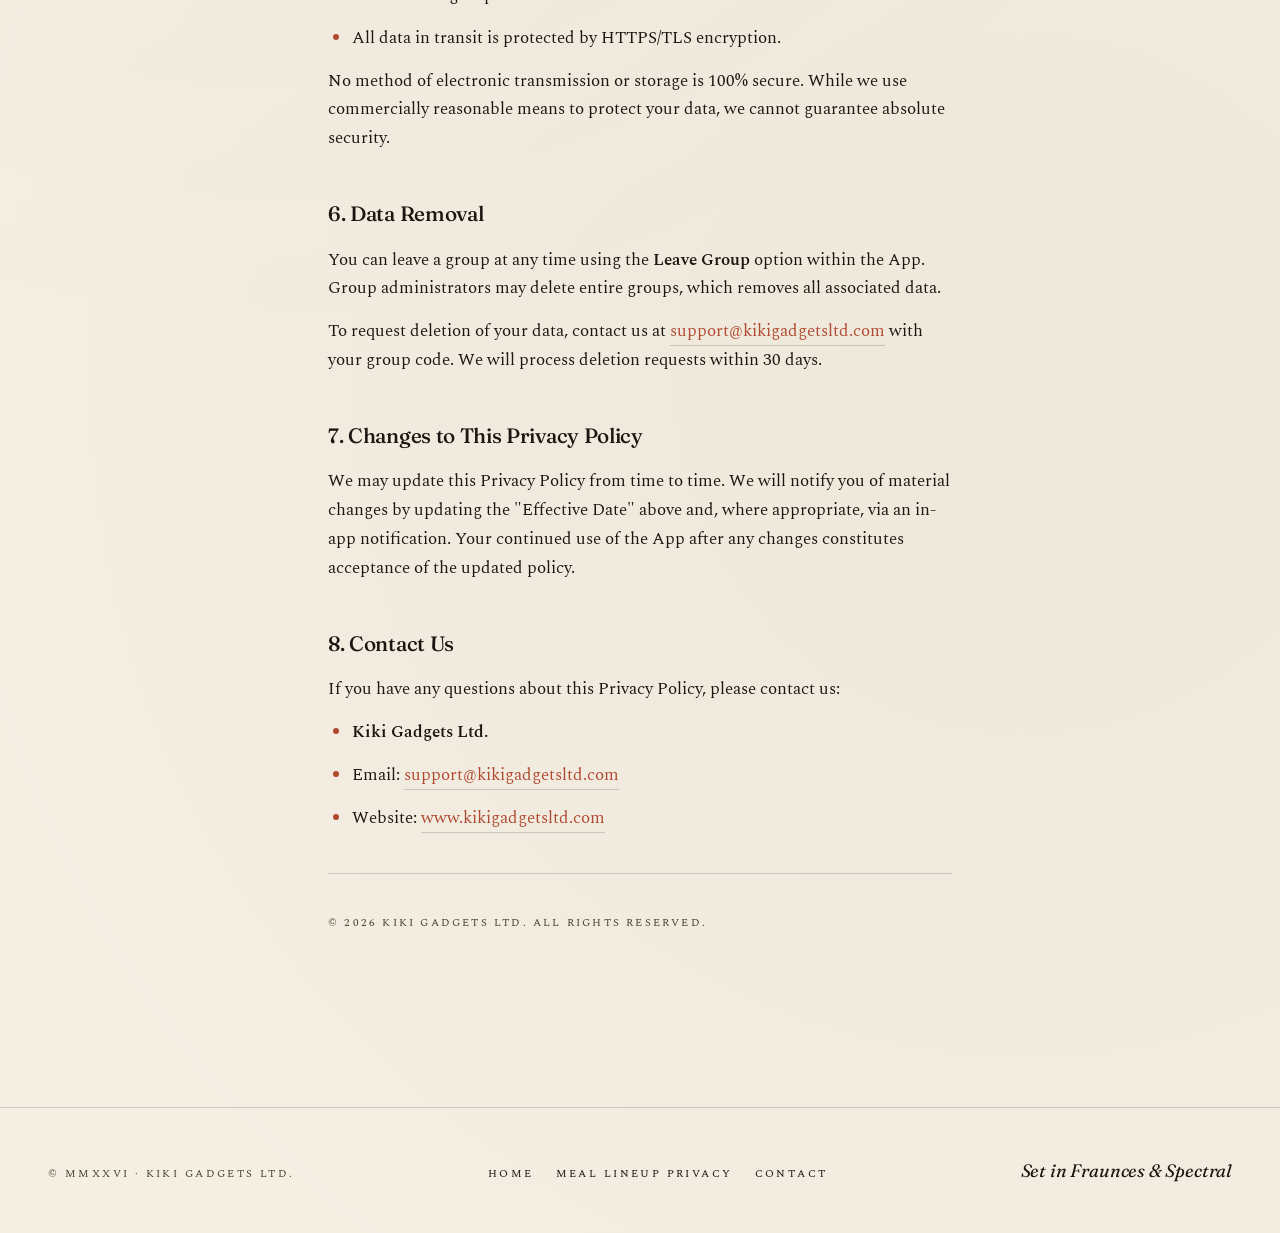
<file: privacy-chore-scramble.html>
<!DOCTYPE html>
<html lang="en">
<head>
  <meta charset="UTF-8" />
  <meta name="viewport" content="width=device-width, initial-scale=1.0" />
  <title>Chore Scramble — Privacy Policy | Kiki Gadgets Ltd.</title>
  <link rel="preconnect" href="https://fonts.googleapis.com">
  <link rel="preconnect" href="https://fonts.gstatic.com" crossorigin>
  <link href="https://fonts.googleapis.com/css2?family=Fraunces:ital,opsz,wght,SOFT@0,9..144,300..900,30;0,9..144,300..900,100;1,9..144,400..700,50&family=Spectral:ital,wght@0,300;0,400;0,500;0,600;1,400&display=swap" rel="stylesheet">
  <link rel="stylesheet" href="style.css" />
</head>
<body>

  <header class="masthead">
    <a href="index.html" class="masthead-back">← Kiki Gadgets</a>
    <div class="masthead-title">Kiki Gadgets, Vol. I</div>
    <div class="masthead-right">№ 02 · The Household Issue</div>
  </header>

  <div class="issue">
    <span>Established <strong>MMXXVI</strong></span>
    <span>An Independent Studio</span>
    <span>Printed in code</span>
  </div>

  <main class="privacy">
    <div class="privacy-kicker">Chore Scramble</div>
    <h1>Privacy Policy</h1>
    <p class="effective">Kiki Gadgets Ltd. · Effective Date: March 11, 2026</p>

    <p>
      Kiki Gadgets Ltd. ("we", "our", or "us") operates the Chore Scramble mobile application
      (the "App"). This Privacy Policy explains how we collect, use, and protect information when
      you use our App.
    </p>

    <h2>1. Information We Collect</h2>
    <p>
      Chore Scramble collects only a <strong>randomly generated anonymous device identifier</strong>
      (Firebase Anonymous Authentication UID). This identifier contains no personal information and
      cannot be used to identify you.
    </p>
    <p>We also collect basic usage metrics, including:</p>
    <ul>
      <li>Number of completed chores</li>
      <li>Badges earned within the App</li>
    </ul>
    <p>
      We do <strong>not</strong> collect names, email addresses, phone numbers, location data,
      payment information, or any other personally identifiable information.
    </p>

    <h2>2. How We Use Your Information</h2>
    <p>
      Information is used exclusively to provide and operate the Chore Scramble service and to
      maintain user sessions. We do not use your data for advertising, profiling, or any purpose
      beyond operating the App.
    </p>

    <h2>3. Data Storage and Third Parties</h2>
    <p>
      Data is stored in <strong>Google Firebase</strong> (Firestore and Firebase Authentication),
      operated by Google LLC. We do not share data with any other third parties.
    </p>

    <h2>4. Children's Privacy</h2>
    <p>
      Chore Scramble explicitly supports use by children under 13. Because all accounts are fully
      anonymous — no email address, name, or contact information is required — the App does not
      collect personally identifiable information from any user, regardless of age. Parents and
      guardians may use the App with their children without concern about personal data collection.
    </p>

    <h2>5. Data Security</h2>
    <ul>
      <li>Firebase Security Rules restrict access so that only members of a group can read or write that group's data.</li>
      <li>All data in transit is protected by HTTPS/TLS encryption.</li>
    </ul>
    <p>
      No method of electronic transmission or storage is 100% secure. While we use commercially
      reasonable means to protect your data, we cannot guarantee absolute security.
    </p>

    <h2>6. Data Removal</h2>
    <p>
      You can leave a group at any time using the <strong>Leave Group</strong> option within the App.
      Group administrators may delete entire groups, which removes all associated data.
    </p>
    <p>
      To request deletion of your data, contact us at
      <a href="mailto:support@kikigadgetsltd.com">support@kikigadgetsltd.com</a> with your group code.
      We will process deletion requests within 30 days.
    </p>

    <h2>7. Changes to This Privacy Policy</h2>
    <p>
      We may update this Privacy Policy from time to time. We will notify you of material changes
      by updating the "Effective Date" above and, where appropriate, via an in-app notification.
      Your continued use of the App after any changes constitutes acceptance of the updated policy.
    </p>

    <h2>8. Contact Us</h2>
    <p>If you have any questions about this Privacy Policy, please contact us:</p>
    <ul>
      <li><strong>Kiki Gadgets Ltd.</strong></li>
      <li>Email: <a href="mailto:support@kikigadgetsltd.com">support@kikigadgetsltd.com</a></li>
      <li>Website: <a href="https://www.kikigadgetsltd.com">www.kikigadgetsltd.com</a></li>
    </ul>

    <hr />
    <p style="font-size:11px; letter-spacing:0.2em; text-transform:uppercase; color:var(--ink-soft);">© 2026 Kiki Gadgets Ltd. All rights reserved.</p>
  </main>

  <footer class="colophon">
    <span>© MMXXVI · Kiki Gadgets Ltd.</span>
    <div class="colophon-links">
      <a href="index.html">Home</a>
      <a href="privacy-meal-lineup.html">Meal Lineup Privacy</a>
      <a href="mailto:support@kikigadgetsltd.com">Contact</a>
    </div>
    <span class="colophon-mark">Set in Fraunces &amp; Spectral</span>
  </footer>

</body>
</html>
</file>
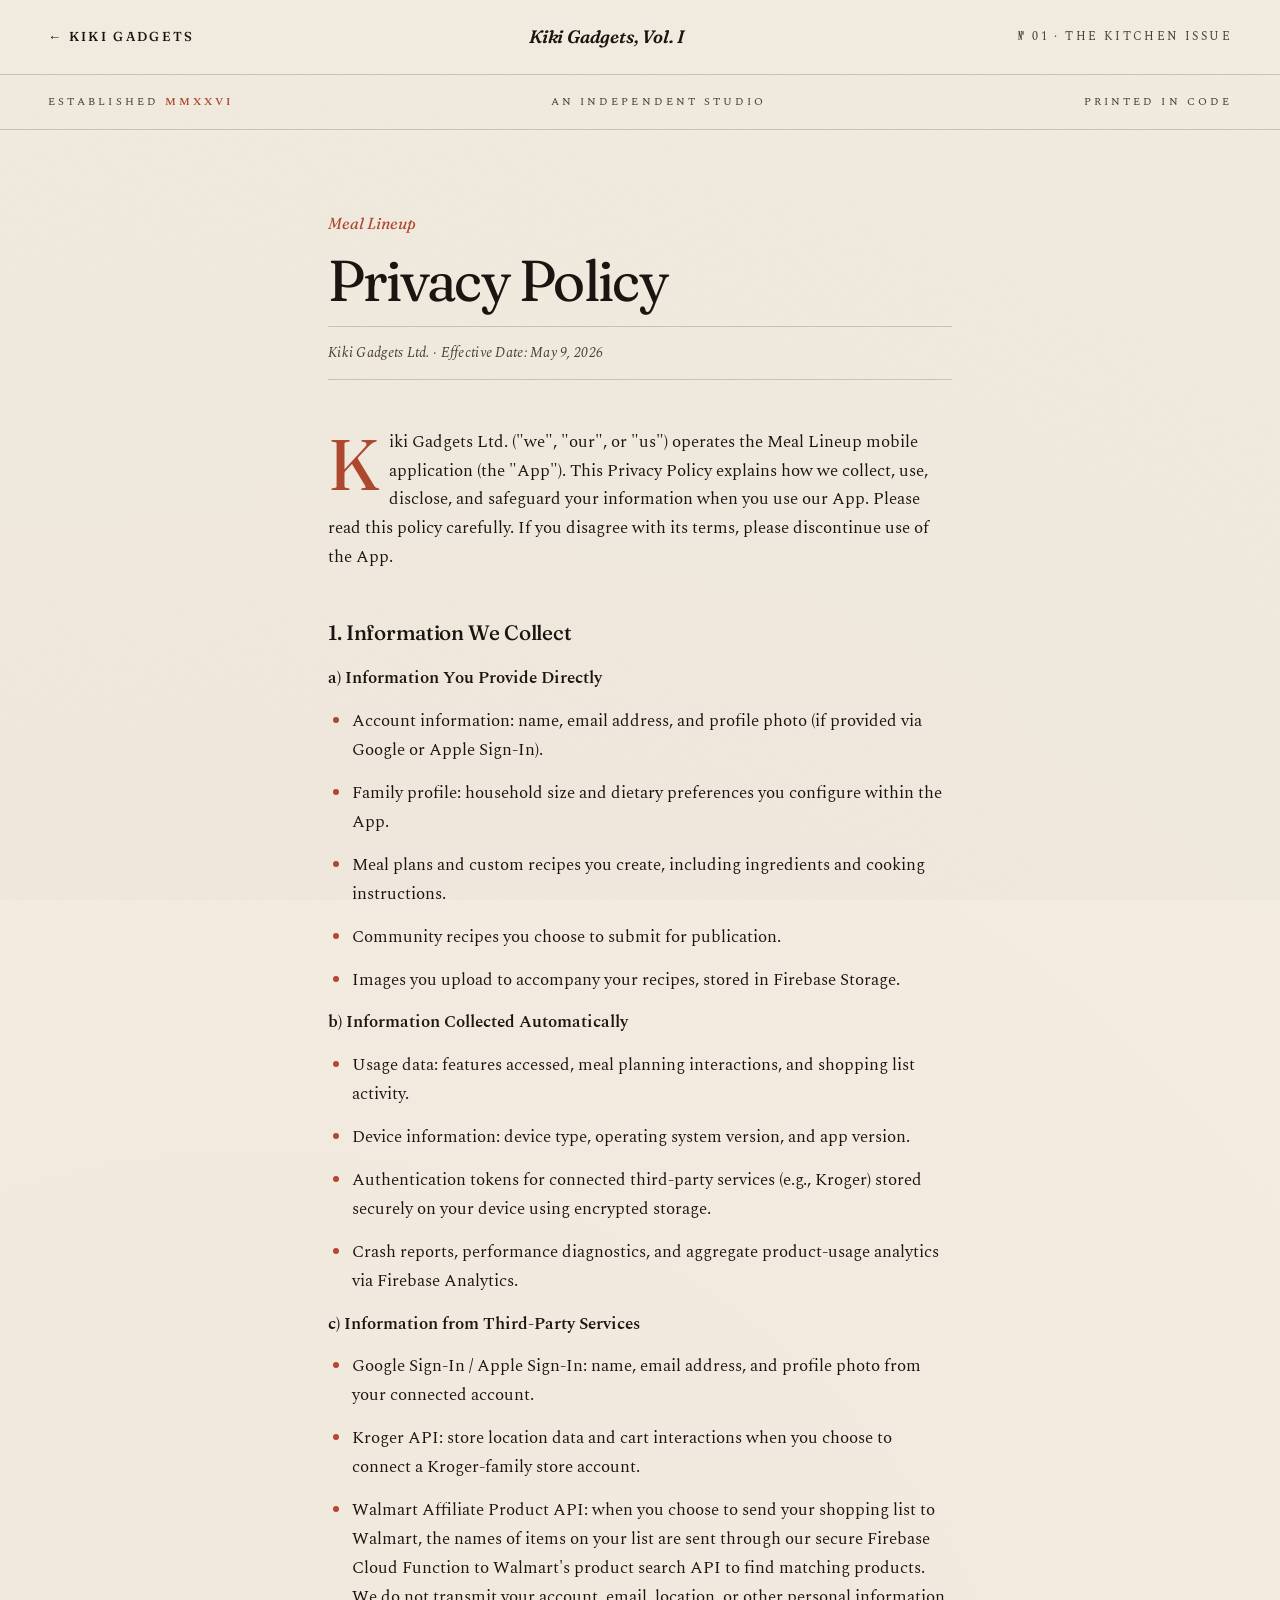
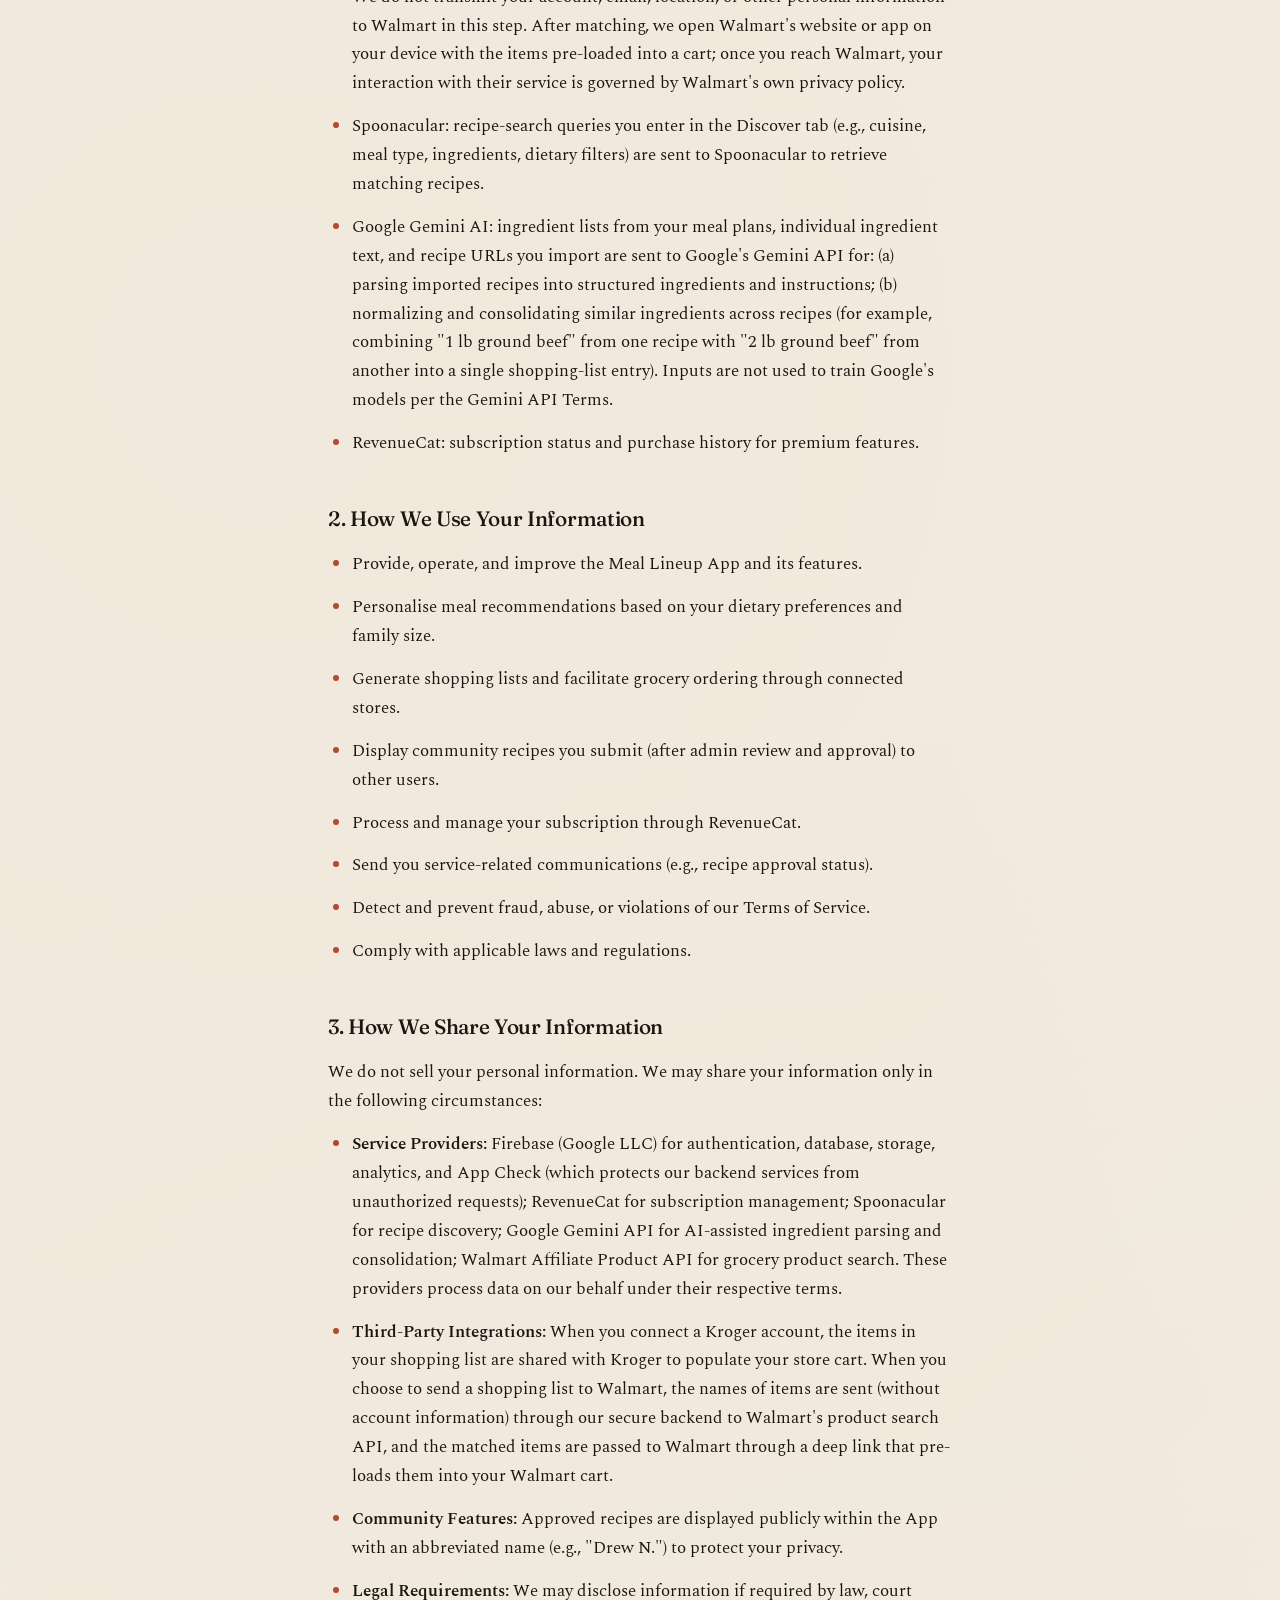
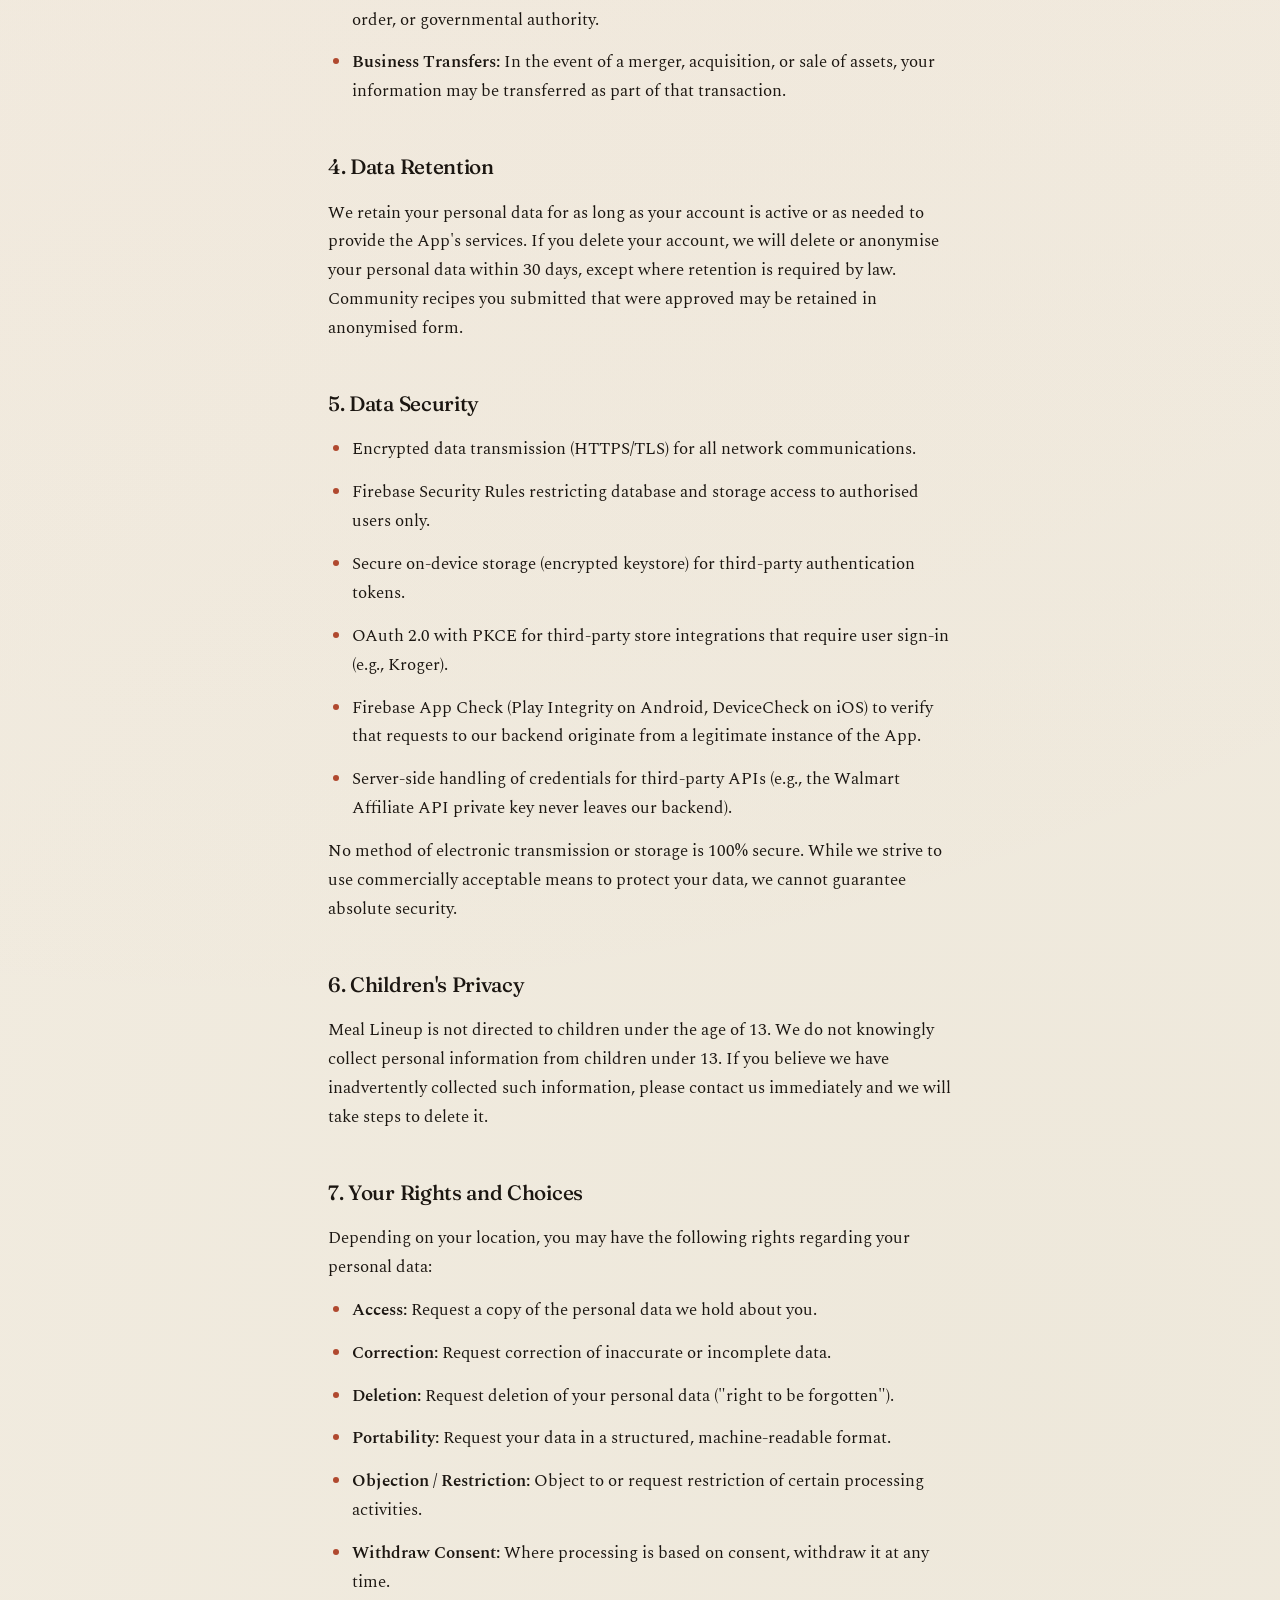
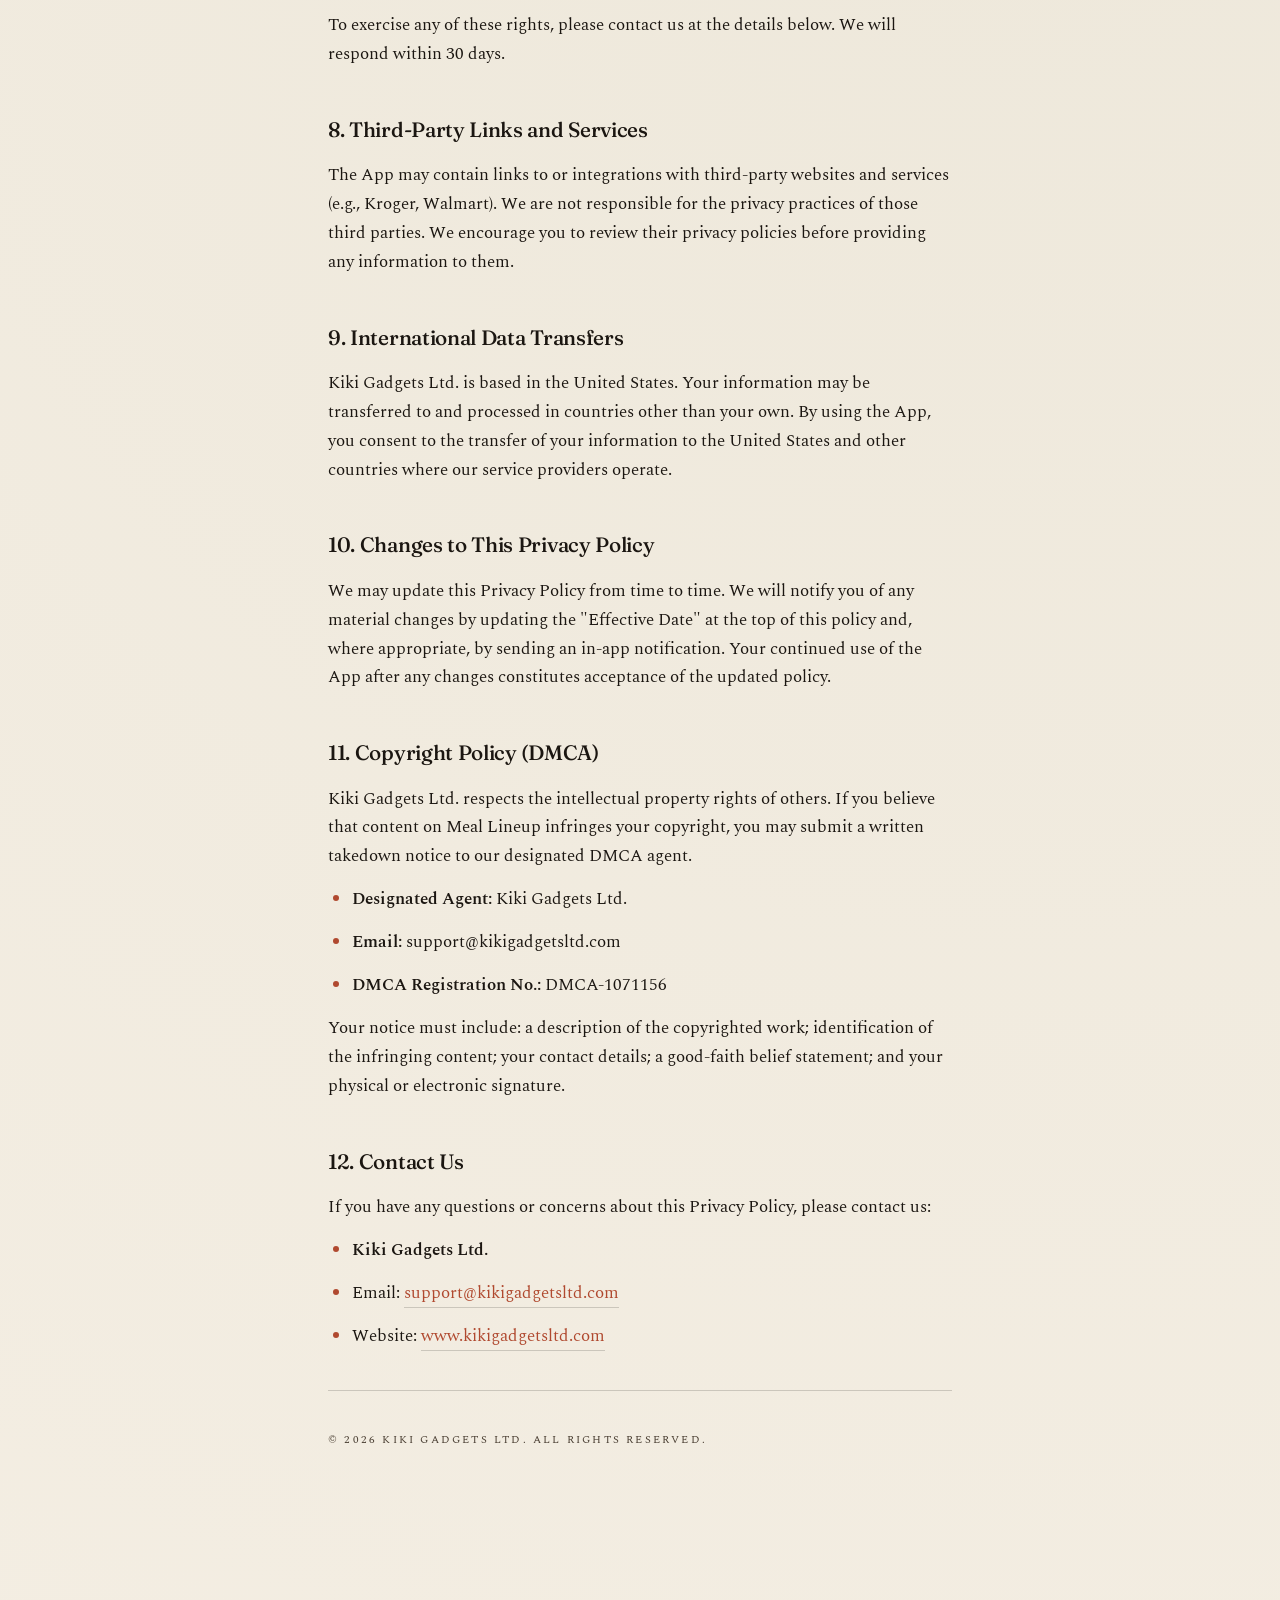
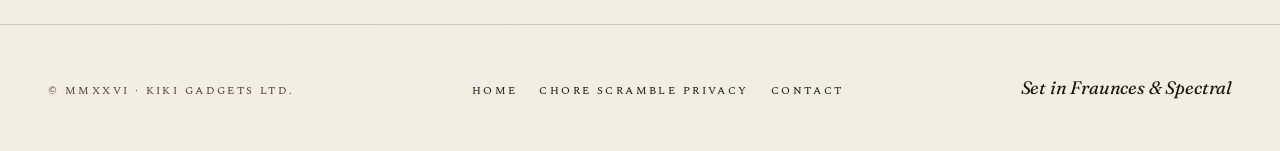
<file: privacy-meal-lineup.html>
<!DOCTYPE html>
<html lang="en">
<head>
  <meta charset="UTF-8" />
  <meta name="viewport" content="width=device-width, initial-scale=1.0" />
  <title>Meal Lineup — Privacy Policy | Kiki Gadgets Ltd.</title>
  <link rel="preconnect" href="https://fonts.googleapis.com">
  <link rel="preconnect" href="https://fonts.gstatic.com" crossorigin>
  <link href="https://fonts.googleapis.com/css2?family=Fraunces:ital,opsz,wght,SOFT@0,9..144,300..900,30;0,9..144,300..900,100;1,9..144,400..700,50&family=Spectral:ital,wght@0,300;0,400;0,500;0,600;1,400&display=swap" rel="stylesheet">
  <link rel="stylesheet" href="style.css" />
</head>
<body>

  <header class="masthead">
    <a href="index.html" class="masthead-back">← Kiki Gadgets</a>
    <div class="masthead-title">Kiki Gadgets, Vol. I</div>
    <div class="masthead-right">№ 01 · The Kitchen Issue</div>
  </header>

  <div class="issue">
    <span>Established <strong>MMXXVI</strong></span>
    <span>An Independent Studio</span>
    <span>Printed in code</span>
  </div>

  <main class="privacy">
    <div class="privacy-kicker">Meal Lineup</div>
    <h1>Privacy Policy</h1>
    <p class="effective">Kiki Gadgets Ltd. · Effective Date: May 9, 2026</p>

    <p>
      Kiki Gadgets Ltd. ("we", "our", or "us") operates the Meal Lineup mobile application (the "App").
      This Privacy Policy explains how we collect, use, disclose, and safeguard your information when
      you use our App. Please read this policy carefully. If you disagree with its terms, please
      discontinue use of the App.
    </p>

    <h2>1. Information We Collect</h2>

    <p><strong>a) Information You Provide Directly</strong></p>
    <ul>
      <li>Account information: name, email address, and profile photo (if provided via Google or Apple Sign-In).</li>
      <li>Family profile: household size and dietary preferences you configure within the App.</li>
      <li>Meal plans and custom recipes you create, including ingredients and cooking instructions.</li>
      <li>Community recipes you choose to submit for publication.</li>
      <li>Images you upload to accompany your recipes, stored in Firebase Storage.</li>
    </ul>

    <p><strong>b) Information Collected Automatically</strong></p>
    <ul>
      <li>Usage data: features accessed, meal planning interactions, and shopping list activity.</li>
      <li>Device information: device type, operating system version, and app version.</li>
      <li>Authentication tokens for connected third-party services (e.g., Kroger) stored securely on your device using encrypted storage.</li>

      <li>Crash reports, performance diagnostics, and aggregate product-usage analytics via Firebase Analytics.</li>
    </ul>

    <p><strong>c) Information from Third-Party Services</strong></p>
    <ul>
      <li>Google Sign-In / Apple Sign-In: name, email address, and profile photo from your connected account.</li>
      <li>Kroger API: store location data and cart interactions when you choose to connect a Kroger-family store account.</li>
      <li>Walmart Affiliate Product API: when you choose to send your shopping list to Walmart, the names of items on your list are sent through our secure Firebase Cloud Function to Walmart's product search API to find matching products. We do not transmit your account, email, location, or other personal information to Walmart in this step. After matching, we open Walmart's website or app on your device with the items pre-loaded into a cart; once you reach Walmart, your interaction with their service is governed by Walmart's own privacy policy.</li>
      <li>Spoonacular: recipe-search queries you enter in the Discover tab (e.g., cuisine, meal type, ingredients, dietary filters) are sent to Spoonacular to retrieve matching recipes.</li>
      <li>Google Gemini AI: ingredient lists from your meal plans, individual ingredient text, and recipe URLs you import are sent to Google's Gemini API for: (a) parsing imported recipes into structured ingredients and instructions; (b) normalizing and consolidating similar ingredients across recipes (for example, combining "1 lb ground beef" from one recipe with "2 lb ground beef" from another into a single shopping-list entry). Inputs are not used to train Google's models per the Gemini API Terms.</li>
      <li>RevenueCat: subscription status and purchase history for premium features.</li>
    </ul>

    <h2>2. How We Use Your Information</h2>
    <ul>
      <li>Provide, operate, and improve the Meal Lineup App and its features.</li>
      <li>Personalise meal recommendations based on your dietary preferences and family size.</li>
      <li>Generate shopping lists and facilitate grocery ordering through connected stores.</li>
      <li>Display community recipes you submit (after admin review and approval) to other users.</li>
      <li>Process and manage your subscription through RevenueCat.</li>
      <li>Send you service-related communications (e.g., recipe approval status).</li>
      <li>Detect and prevent fraud, abuse, or violations of our Terms of Service.</li>
      <li>Comply with applicable laws and regulations.</li>
    </ul>

    <h2>3. How We Share Your Information</h2>
    <p>We do not sell your personal information. We may share your information only in the following circumstances:</p>
    <ul>
      <li><strong>Service Providers:</strong> Firebase (Google LLC) for authentication, database, storage, analytics, and App Check (which protects our backend services from unauthorized requests); RevenueCat for subscription management; Spoonacular for recipe discovery; Google Gemini API for AI-assisted ingredient parsing and consolidation; Walmart Affiliate Product API for grocery product search. These providers process data on our behalf under their respective terms.</li>
      <li><strong>Third-Party Integrations:</strong> When you connect a Kroger account, the items in your shopping list are shared with Kroger to populate your store cart. When you choose to send a shopping list to Walmart, the names of items are sent (without account information) through our secure backend to Walmart's product search API, and the matched items are passed to Walmart through a deep link that pre-loads them into your Walmart cart.</li>
      <li><strong>Community Features:</strong> Approved recipes are displayed publicly within the App with an abbreviated name (e.g., "Drew N.") to protect your privacy.</li>
      <li><strong>Legal Requirements:</strong> We may disclose information if required by law, court order, or governmental authority.</li>
      <li><strong>Business Transfers:</strong> In the event of a merger, acquisition, or sale of assets, your information may be transferred as part of that transaction.</li>
    </ul>

    <h2>4. Data Retention</h2>
    <p>
      We retain your personal data for as long as your account is active or as needed to provide the App's services.
      If you delete your account, we will delete or anonymise your personal data within 30 days, except where
      retention is required by law. Community recipes you submitted that were approved may be retained in anonymised form.
    </p>

    <h2>5. Data Security</h2>
    <ul>
      <li>Encrypted data transmission (HTTPS/TLS) for all network communications.</li>
      <li>Firebase Security Rules restricting database and storage access to authorised users only.</li>
      <li>Secure on-device storage (encrypted keystore) for third-party authentication tokens.</li>
      <li>OAuth 2.0 with PKCE for third-party store integrations that require user sign-in (e.g., Kroger).</li>
      <li>Firebase App Check (Play Integrity on Android, DeviceCheck on iOS) to verify that requests to our backend originate from a legitimate instance of the App.</li>
      <li>Server-side handling of credentials for third-party APIs (e.g., the Walmart Affiliate API private key never leaves our backend).</li>
    </ul>
    <p>No method of electronic transmission or storage is 100% secure. While we strive to use commercially acceptable means to protect your data, we cannot guarantee absolute security.</p>

    <h2>6. Children's Privacy</h2>
    <p>
      Meal Lineup is not directed to children under the age of 13. We do not knowingly collect personal information
      from children under 13. If you believe we have inadvertently collected such information, please contact us
      immediately and we will take steps to delete it.
    </p>

    <h2>7. Your Rights and Choices</h2>
    <p>Depending on your location, you may have the following rights regarding your personal data:</p>
    <ul>
      <li><strong>Access:</strong> Request a copy of the personal data we hold about you.</li>
      <li><strong>Correction:</strong> Request correction of inaccurate or incomplete data.</li>
      <li><strong>Deletion:</strong> Request deletion of your personal data ("right to be forgotten").</li>
      <li><strong>Portability:</strong> Request your data in a structured, machine-readable format.</li>
      <li><strong>Objection / Restriction:</strong> Object to or request restriction of certain processing activities.</li>
      <li><strong>Withdraw Consent:</strong> Where processing is based on consent, withdraw it at any time.</li>
    </ul>
    <p>To exercise any of these rights, please contact us at the details below. We will respond within 30 days.</p>

    <h2>8. Third-Party Links and Services</h2>
    <p>
      The App may contain links to or integrations with third-party websites and services (e.g., Kroger, Walmart).
      We are not responsible for the privacy practices of those third parties. We encourage you to review their
      privacy policies before providing any information to them.
    </p>

    <h2>9. International Data Transfers</h2>
    <p>
      Kiki Gadgets Ltd. is based in the United States. Your information may be transferred to and processed in
      countries other than your own. By using the App, you consent to the transfer of your information to the
      United States and other countries where our service providers operate.
    </p>

    <h2>10. Changes to This Privacy Policy</h2>
    <p>
      We may update this Privacy Policy from time to time. We will notify you of any material changes by updating
      the "Effective Date" at the top of this policy and, where appropriate, by sending an in-app notification.
      Your continued use of the App after any changes constitutes acceptance of the updated policy.
    </p>

    <h2>11. Copyright Policy (DMCA)</h2>
    <p>
      Kiki Gadgets Ltd. respects the intellectual property rights of others. If you believe that content on
      Meal Lineup infringes your copyright, you may submit a written takedown notice to our designated DMCA agent.
    </p>
    <ul>
      <li><strong>Designated Agent:</strong> Kiki Gadgets Ltd.</li>
      <li><strong>Email:</strong> support@kikigadgetsltd.com</li>
      <li><strong>DMCA Registration No.:</strong> DMCA-1071156</li>
    </ul>
    <p>Your notice must include: a description of the copyrighted work; identification of the infringing content;
    your contact details; a good-faith belief statement; and your physical or electronic signature.</p>

    <h2>12. Contact Us</h2>
    <p>
      If you have any questions or concerns about this Privacy Policy, please contact us:
    </p>
    <ul>
      <li><strong>Kiki Gadgets Ltd.</strong></li>
      <li>Email: <a href="mailto:support@kikigadgetsltd.com">support@kikigadgetsltd.com</a></li>
      <li>Website: <a href="https://www.kikigadgetsltd.com">www.kikigadgetsltd.com</a></li>
    </ul>

    <hr />
    <p style="font-size:11px; letter-spacing:0.2em; text-transform:uppercase; color:var(--ink-soft);">© 2026 Kiki Gadgets Ltd. All rights reserved.</p>
  </main>

  <footer class="colophon">
    <span>© MMXXVI · Kiki Gadgets Ltd.</span>
    <div class="colophon-links">
      <a href="index.html">Home</a>
      <a href="privacy-chore-scramble.html">Chore Scramble Privacy</a>
      <a href="mailto:support@kikigadgetsltd.com">Contact</a>
    </div>
    <span class="colophon-mark">Set in Fraunces &amp; Spectral</span>
  </footer>

</body>
</html>
</file>
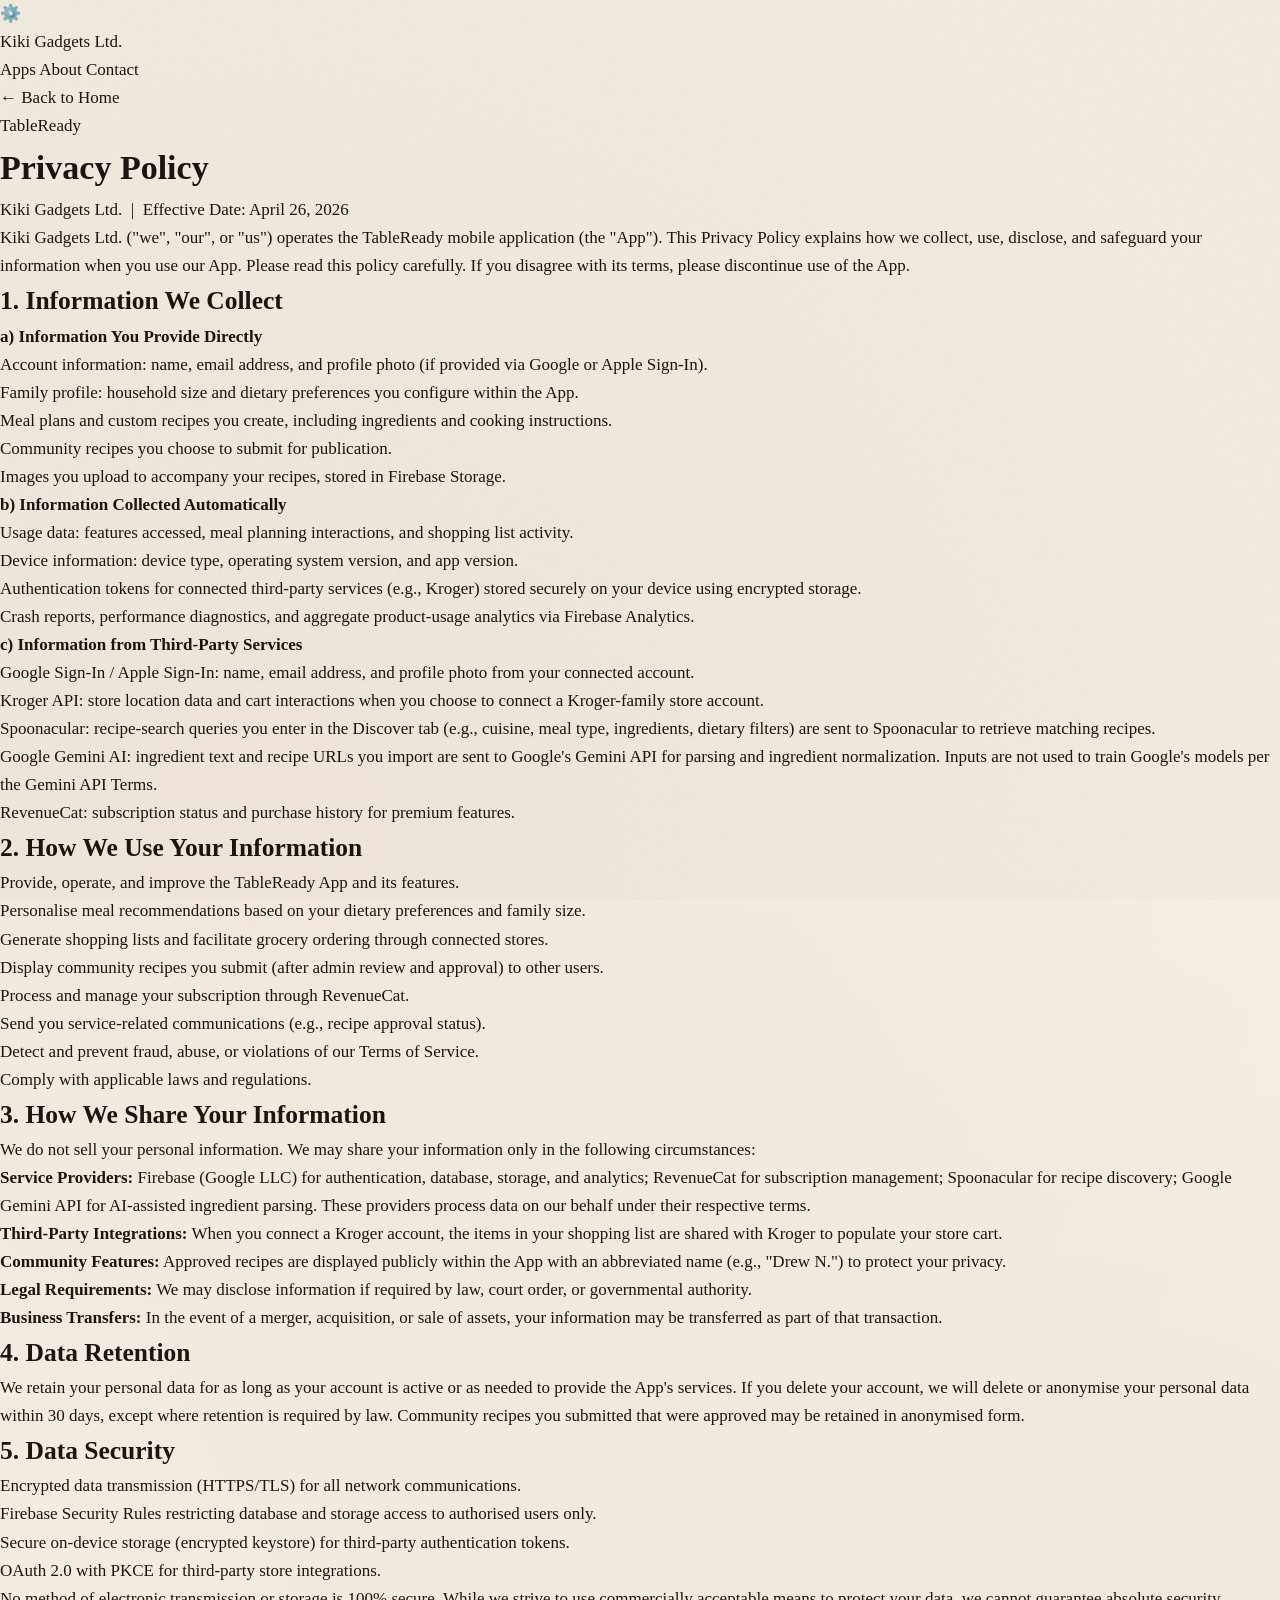
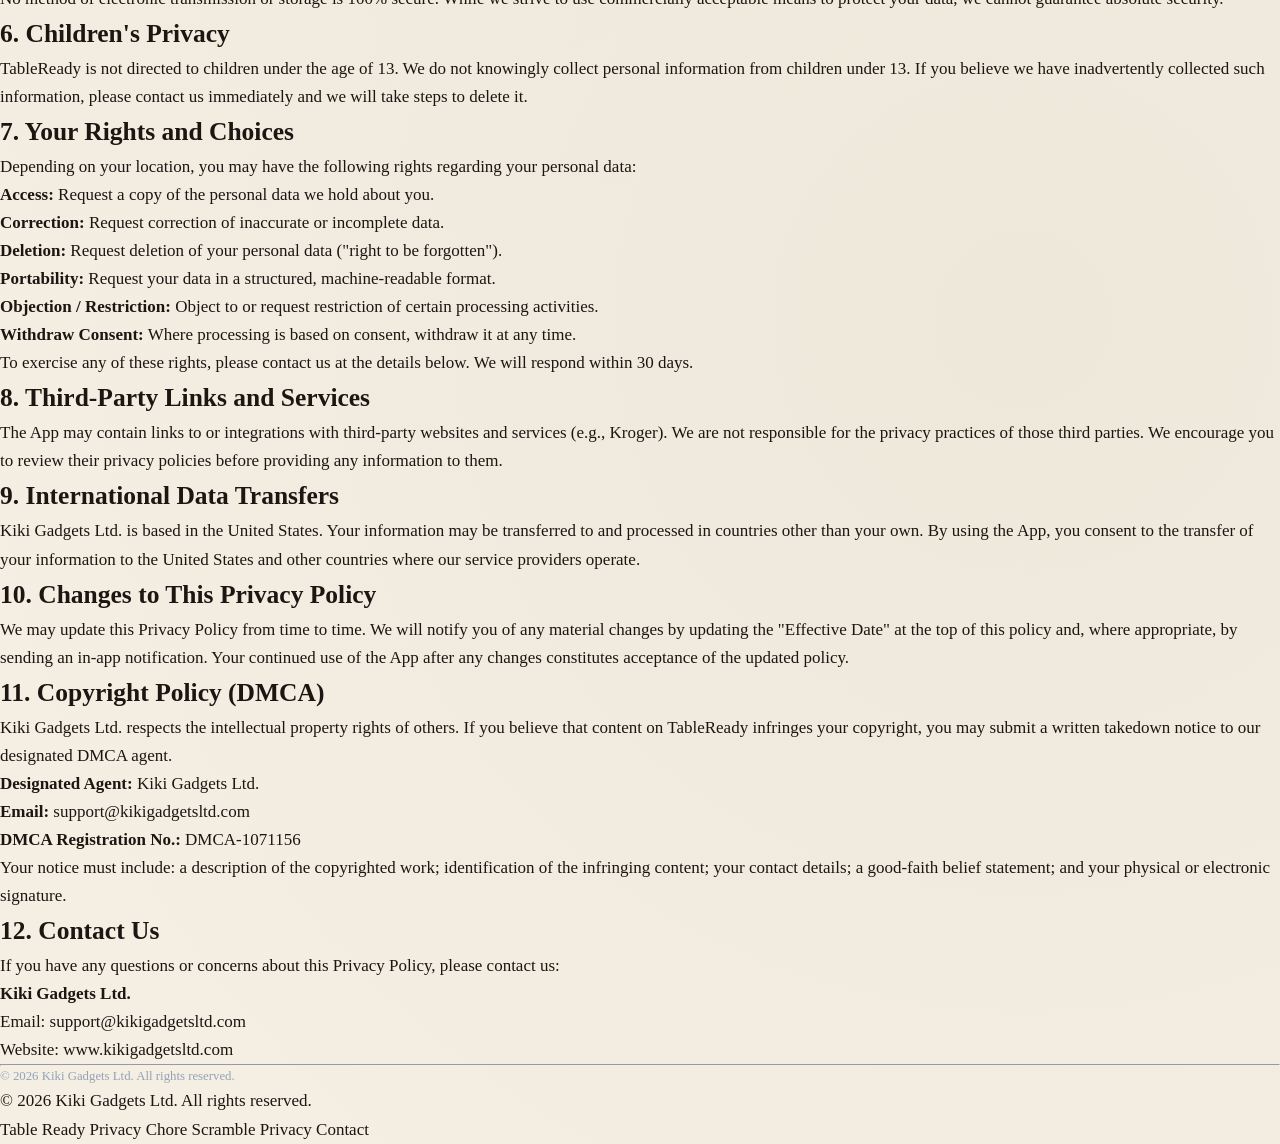
<file: privacy-table-ready.html>
<!DOCTYPE html>
<html lang="en">
<head>
  <meta charset="UTF-8" />
  <meta name="viewport" content="width=device-width, initial-scale=1.0" />
  <title>TableReady — Privacy Policy | Kiki Gadgets Ltd.</title>
  <link rel="stylesheet" href="style.css" />
</head>
<body>

  <header>
    <div class="header-inner">
      <div class="logo">
        <span class="logo-icon">⚙️</span>
        <div>
          <span class="logo-name">Kiki Gadgets</span>
          <span class="logo-tagline">Ltd.</span>
        </div>
      </div>
      <nav>
        <a href="index.html#apps">Apps</a>
        <a href="index.html#about">About</a>
        <a href="mailto:support@kikigadgetsltd.com">Contact</a>
      </nav>
    </div>
  </header>

  <main class="privacy-page">
    <a href="index.html" class="back-link">← Back to Home</a>

    <div class="app-label">TableReady</div>
    <h1>Privacy Policy</h1>
    <p class="effective">Kiki Gadgets Ltd. &nbsp;|&nbsp; Effective Date: April 26, 2026</p>

    <p>
      Kiki Gadgets Ltd. ("we", "our", or "us") operates the TableReady mobile application (the "App").
      This Privacy Policy explains how we collect, use, disclose, and safeguard your information when
      you use our App. Please read this policy carefully. If you disagree with its terms, please
      discontinue use of the App.
    </p>

    <h2>1. Information We Collect</h2>

    <p><strong>a) Information You Provide Directly</strong></p>
    <ul>
      <li>Account information: name, email address, and profile photo (if provided via Google or Apple Sign-In).</li>
      <li>Family profile: household size and dietary preferences you configure within the App.</li>
      <li>Meal plans and custom recipes you create, including ingredients and cooking instructions.</li>
      <li>Community recipes you choose to submit for publication.</li>
      <li>Images you upload to accompany your recipes, stored in Firebase Storage.</li>
    </ul>

    <p><strong>b) Information Collected Automatically</strong></p>
    <ul>
      <li>Usage data: features accessed, meal planning interactions, and shopping list activity.</li>
      <li>Device information: device type, operating system version, and app version.</li>
      <li>Authentication tokens for connected third-party services (e.g., Kroger) stored securely on your device using encrypted storage.</li>

      <li>Crash reports, performance diagnostics, and aggregate product-usage analytics via Firebase Analytics.</li>
    </ul>

    <p><strong>c) Information from Third-Party Services</strong></p>
    <ul>
      <li>Google Sign-In / Apple Sign-In: name, email address, and profile photo from your connected account.</li>
      <li>Kroger API: store location data and cart interactions when you choose to connect a Kroger-family store account.</li>
      <li>Spoonacular: recipe-search queries you enter in the Discover tab (e.g., cuisine, meal type, ingredients, dietary filters) are sent to Spoonacular to retrieve matching recipes.</li>
      <li>Google Gemini AI: ingredient text and recipe URLs you import are sent to Google's Gemini API for parsing and ingredient normalization. Inputs are not used to train Google's models per the Gemini API Terms.</li>
      <li>RevenueCat: subscription status and purchase history for premium features.</li>
    </ul>

    <h2>2. How We Use Your Information</h2>
    <ul>
      <li>Provide, operate, and improve the TableReady App and its features.</li>
      <li>Personalise meal recommendations based on your dietary preferences and family size.</li>
      <li>Generate shopping lists and facilitate grocery ordering through connected stores.</li>
      <li>Display community recipes you submit (after admin review and approval) to other users.</li>
      <li>Process and manage your subscription through RevenueCat.</li>
      <li>Send you service-related communications (e.g., recipe approval status).</li>
      <li>Detect and prevent fraud, abuse, or violations of our Terms of Service.</li>
      <li>Comply with applicable laws and regulations.</li>
    </ul>

    <h2>3. How We Share Your Information</h2>
    <p>We do not sell your personal information. We may share your information only in the following circumstances:</p>
    <ul>
      <li><strong>Service Providers:</strong> Firebase (Google LLC) for authentication, database, storage, and analytics; RevenueCat for subscription management; Spoonacular for recipe discovery; Google Gemini API for AI-assisted ingredient parsing. These providers process data on our behalf under their respective terms.</li>
      <li><strong>Third-Party Integrations:</strong> When you connect a Kroger account, the items in your shopping list are shared with Kroger to populate your store cart.</li>
      <li><strong>Community Features:</strong> Approved recipes are displayed publicly within the App with an abbreviated name (e.g., "Drew N.") to protect your privacy.</li>
      <li><strong>Legal Requirements:</strong> We may disclose information if required by law, court order, or governmental authority.</li>
      <li><strong>Business Transfers:</strong> In the event of a merger, acquisition, or sale of assets, your information may be transferred as part of that transaction.</li>
    </ul>

    <h2>4. Data Retention</h2>
    <p>
      We retain your personal data for as long as your account is active or as needed to provide the App's services.
      If you delete your account, we will delete or anonymise your personal data within 30 days, except where
      retention is required by law. Community recipes you submitted that were approved may be retained in anonymised form.
    </p>

    <h2>5. Data Security</h2>
    <ul>
      <li>Encrypted data transmission (HTTPS/TLS) for all network communications.</li>
      <li>Firebase Security Rules restricting database and storage access to authorised users only.</li>
      <li>Secure on-device storage (encrypted keystore) for third-party authentication tokens.</li>
      <li>OAuth 2.0 with PKCE for third-party store integrations.</li>
    </ul>
    <p>No method of electronic transmission or storage is 100% secure. While we strive to use commercially acceptable means to protect your data, we cannot guarantee absolute security.</p>

    <h2>6. Children's Privacy</h2>
    <p>
      TableReady is not directed to children under the age of 13. We do not knowingly collect personal information
      from children under 13. If you believe we have inadvertently collected such information, please contact us
      immediately and we will take steps to delete it.
    </p>

    <h2>7. Your Rights and Choices</h2>
    <p>Depending on your location, you may have the following rights regarding your personal data:</p>
    <ul>
      <li><strong>Access:</strong> Request a copy of the personal data we hold about you.</li>
      <li><strong>Correction:</strong> Request correction of inaccurate or incomplete data.</li>
      <li><strong>Deletion:</strong> Request deletion of your personal data ("right to be forgotten").</li>
      <li><strong>Portability:</strong> Request your data in a structured, machine-readable format.</li>
      <li><strong>Objection / Restriction:</strong> Object to or request restriction of certain processing activities.</li>
      <li><strong>Withdraw Consent:</strong> Where processing is based on consent, withdraw it at any time.</li>
    </ul>
    <p>To exercise any of these rights, please contact us at the details below. We will respond within 30 days.</p>

    <h2>8. Third-Party Links and Services</h2>
    <p>
      The App may contain links to or integrations with third-party websites and services (e.g., Kroger).
      We are not responsible for the privacy practices of those third parties. We encourage you to review their
      privacy policies before providing any information to them.
    </p>

    <h2>9. International Data Transfers</h2>
    <p>
      Kiki Gadgets Ltd. is based in the United States. Your information may be transferred to and processed in
      countries other than your own. By using the App, you consent to the transfer of your information to the
      United States and other countries where our service providers operate.
    </p>

    <h2>10. Changes to This Privacy Policy</h2>
    <p>
      We may update this Privacy Policy from time to time. We will notify you of any material changes by updating
      the "Effective Date" at the top of this policy and, where appropriate, by sending an in-app notification.
      Your continued use of the App after any changes constitutes acceptance of the updated policy.
    </p>

    <h2>11. Copyright Policy (DMCA)</h2>
    <p>
      Kiki Gadgets Ltd. respects the intellectual property rights of others. If you believe that content on
      TableReady infringes your copyright, you may submit a written takedown notice to our designated DMCA agent.
    </p>
    <ul>
      <li><strong>Designated Agent:</strong> Kiki Gadgets Ltd.</li>
      <li><strong>Email:</strong> support@kikigadgetsltd.com</li>
      <li><strong>DMCA Registration No.:</strong> DMCA-1071156</li>
    </ul>
    <p>Your notice must include: a description of the copyrighted work; identification of the infringing content;
    your contact details; a good-faith belief statement; and your physical or electronic signature.</p>

    <h2>12. Contact Us</h2>
    <p>
      If you have any questions or concerns about this Privacy Policy, please contact us:
    </p>
    <ul>
      <li><strong>Kiki Gadgets Ltd.</strong></li>
      <li>Email: <a href="mailto:support@kikigadgetsltd.com">support@kikigadgetsltd.com</a></li>
      <li>Website: <a href="https://www.kikigadgetsltd.com">www.kikigadgetsltd.com</a></li>
    </ul>

    <hr />
    <p style="font-size:0.8rem; color:#94a3b8;">© 2026 Kiki Gadgets Ltd. All rights reserved.</p>
  </main>

  <footer>
    <div class="container footer-inner">
      <span>© 2026 Kiki Gadgets Ltd. All rights reserved.</span>
      <div class="footer-links">
        <a href="privacy-table-ready.html">Table Ready Privacy</a>
        <a href="privacy-chore-scramble.html">Chore Scramble Privacy</a>
        <a href="mailto:support@kikigadgetsltd.com">Contact</a>
      </div>
    </div>
  </footer>

</body>
</html>
</file>
<file: style.css>
/* ============================================
   Kiki Gadgets — Editorial Stylesheet
   Set in Fraunces & Spectral
   ============================================ */

:root {
  --paper: #F4EEE3;
  --paper-deep: #ECE3D1;
  --ink: #1B1611;
  --ink-soft: #4A3F33;
  --terracotta: #B0492F;
  --olive: #7A7A45;
  --rule: rgba(27,22,17,0.18);
  --rule-strong: rgba(27,22,17,0.32);
  --max: 1300px;
}

* { box-sizing: border-box; margin: 0; padding: 0; }
html { scroll-behavior: smooth; }
html, body { background: var(--paper); color: var(--ink); }
body {
  font-family: 'Spectral', Georgia, serif;
  font-size: 17px;
  line-height: 1.65;
  overflow-x: hidden;
  background-image:
    radial-gradient(circle at 20% 30%, rgba(176,73,47,0.04) 0%, transparent 50%),
    radial-gradient(circle at 80% 70%, rgba(122,122,69,0.05) 0%, transparent 50%);
}
body::before {
  content: "";
  position: fixed; inset: 0; pointer-events: none; z-index: 1000;
  opacity: 0.5;
  background-image: url("data:image/svg+xml;utf8,<svg xmlns='http://www.w3.org/2000/svg' width='200' height='200'><filter id='n'><feTurbulence type='fractalNoise' baseFrequency='0.85' numOctaves='2' stitchTiles='stitch'/><feColorMatrix values='0 0 0 0 0  0 0 0 0 0  0 0 0 0 0  0 0 0 0.06 0'/></filter><rect width='100%25' height='100%25' filter='url(%23n)'/></svg>");
}
a { color: var(--ink); text-decoration: none; transition: color 0.2s; }
a:hover { color: var(--terracotta); }

/* ---- Masthead ---- */
.masthead {
  border-bottom: 1px solid var(--rule);
  padding: 22px 48px;
  display: flex; align-items: center; justify-content: space-between;
  font-family: 'Fraunces', serif;
  font-variation-settings: "SOFT" 30;
  position: sticky; top: 0;
  background: var(--paper);
  z-index: 50;
}
.masthead-back { font-size: 13px; letter-spacing: 0.18em; text-transform: uppercase; font-weight: 500; }
.masthead-title { font-weight: 600; font-style: italic; font-size: 18px; letter-spacing: -0.01em; }
.masthead-right { font-family: 'Spectral', serif; font-size: 12px; letter-spacing: 0.2em; text-transform: uppercase; color: var(--ink-soft); }

/* ---- Issue strip ---- */
.issue {
  padding: 18px 48px;
  border-bottom: 1px solid var(--rule);
  display: flex; justify-content: space-between;
  font-size: 11px; letter-spacing: 0.28em; text-transform: uppercase;
  color: var(--ink-soft);
}
.issue strong { color: var(--terracotta); font-weight: 600; }

/* ---- Hero ---- */
.hero {
  max-width: var(--max);
  margin: 0 auto;
  padding: 72px 48px 32px;
  display: grid; grid-template-columns: 1.15fr 1fr;
  gap: 64px; align-items: end;
}
.kicker {
  font-family: 'Fraunces', serif;
  font-style: italic; color: var(--terracotta);
  font-size: 18px; margin-bottom: 24px;
}
.kicker::before { content: "❦ "; margin-right: 6px; }
.headline {
  font-family: 'Fraunces', serif;
  font-variation-settings: "SOFT" 40, "opsz" 144;
  font-weight: 400;
  font-size: clamp(3rem, 6vw, 6rem);
  line-height: 0.94;
  letter-spacing: -0.035em;
  margin-bottom: 28px;
}
.headline em { font-style: italic; font-weight: 300; color: var(--terracotta); }
.deck {
  font-family: 'Spectral', serif;
  font-style: italic; font-weight: 300;
  font-size: 1.4rem; line-height: 1.45;
  color: var(--ink-soft);
  max-width: 540px;
  margin-bottom: 28px;
}
.byline {
  margin-top: 24px;
  font-size: 11px; letter-spacing: 0.24em; text-transform: uppercase;
  color: var(--ink-soft);
  border-top: 1px solid var(--rule);
  padding-top: 14px;
  max-width: 540px;
}
.byline strong { color: var(--ink); font-weight: 600; }

/* ---- Phone mockup ---- */
.phone-wrap { display: flex; justify-content: center; align-items: flex-end; position: relative; }
.phone-wrap::before {
  content: ""; position: absolute; inset: 10% -5% 0 -5%;
  background: radial-gradient(ellipse at center, rgba(176,73,47,0.18) 0%, transparent 65%);
  z-index: 0;
}
.phone {
  width: 280px; height: 580px;
  background: var(--ink);
  border-radius: 38px; padding: 14px;
  box-shadow: 0 30px 60px -20px rgba(27,22,17,0.4), 0 0 0 1px rgba(27,22,17,0.15);
  position: relative; z-index: 1;
}
.phone-notch {
  position: absolute; top: 14px; left: 50%; transform: translateX(-50%);
  width: 90px; height: 22px; background: var(--ink);
  border-radius: 0 0 16px 16px; z-index: 2;
}
.phone-screen {
  background: var(--paper);
  border-radius: 26px;
  height: 100%;
  padding: 36px 18px 20px;
  overflow: hidden; position: relative;
}

/* Phone — Meal Lineup */
.ml-status {
  display: flex; justify-content: space-between;
  font-family: 'Fraunces', serif;
  font-size: 9px; letter-spacing: 0.1em;
  color: var(--ink-soft); margin-bottom: 18px;
}
.ml-week { font-family: 'Fraunces', serif; font-style: italic; font-size: 11px; color: var(--terracotta); margin-bottom: 4px; }
.ml-title { font-family: 'Fraunces', serif; font-weight: 500; font-size: 22px; line-height: 1.1; margin-bottom: 16px; letter-spacing: -0.02em; }
.ml-day { border-top: 1px solid rgba(27,22,17,0.12); padding: 10px 0; display: flex; gap: 10px; align-items: center; }
.ml-daylabel { font-family: 'Fraunces', serif; font-size: 9px; letter-spacing: 0.16em; text-transform: uppercase; color: var(--ink-soft); width: 30px; }
.ml-meal { font-family: 'Spectral', serif; font-size: 12px; flex: 1; line-height: 1.3; }
.ml-meal small { color: var(--ink-soft); display: block; font-size: 9px; margin-top: 1px; }
.ml-thumb { width: 36px; height: 36px; border-radius: 8px; background: linear-gradient(135deg, var(--terracotta) 0%, #8C3A24 100%); }
.ml-thumb.two { background: linear-gradient(135deg, var(--olive) 0%, #5C5C33 100%); }
.ml-thumb.three { background: linear-gradient(135deg, #C68A2E 0%, #9A6820 100%); }
.ml-thumb.four { background: linear-gradient(135deg, #6B8E4E 0%, #4C6939 100%); }

/* Chore Scramble marketing image (replaces simulated phone mockup) */
.cs-marketing {
  display: block;
  width: 100%;
  max-width: 340px;
  height: auto;
  margin: 0 auto;
  border-radius: 18px;
  box-shadow: 0 30px 60px -20px rgba(27,22,17,0.32), 0 0 0 1px rgba(27,22,17,0.06);
}
.cs-marketing-wrap {
  position: relative;
  display: flex; justify-content: center; align-items: flex-end;
}
.cs-marketing-wrap::before {
  content: ""; position: absolute; inset: 12% -5% 0 -5%;
  background: radial-gradient(ellipse at center, rgba(176,73,47,0.16) 0%, transparent 65%);
  z-index: 0;
}
.cs-marketing { position: relative; z-index: 1; }

/* ---- Drop cap intro ---- */
.intro-section {
  max-width: var(--max);
  margin: 64px auto 0;
  padding: 64px 48px 0;
  border-top: 4px double var(--rule);
}
.intro-grid {
  display: grid; grid-template-columns: 1fr 1fr;
  gap: 48px; padding-top: 32px;
}
.intro p { font-size: 19px; line-height: 1.6; color: var(--ink); margin-bottom: 1em; }
.intro p:first-child::first-letter {
  font-family: 'Fraunces', serif;
  font-weight: 400;
  font-size: 5.5em;
  float: left; line-height: 0.85;
  margin: 6px 10px -4px 0;
  color: var(--terracotta);
}

/* ---- Chapters ---- */
.chapters { max-width: var(--max); margin: 100px auto 0; padding: 0 48px; }
.chapters-heading {
  font-family: 'Fraunces', serif;
  font-weight: 400; font-style: italic;
  font-size: 2.2rem; letter-spacing: -0.02em;
  margin-bottom: 4px;
}
.chapters-sub {
  font-size: 12px; letter-spacing: 0.22em; text-transform: uppercase;
  color: var(--ink-soft); margin-bottom: 56px;
}
.chapter {
  display: grid; grid-template-columns: 80px 1fr 2fr;
  gap: 40px; padding: 36px 0;
  border-top: 1px solid var(--rule);
  align-items: baseline;
}
.chapter:last-child { border-bottom: 1px solid var(--rule); }
.chapter-num {
  font-family: 'Fraunces', serif;
  font-style: italic; font-weight: 300;
  font-size: 2.4rem; color: var(--terracotta); line-height: 1;
}
.chapter-title {
  font-family: 'Fraunces', serif;
  font-weight: 500; font-size: 1.5rem;
  letter-spacing: -0.02em; line-height: 1.15;
}
.chapter-body {
  font-size: 16px; line-height: 1.7;
  color: var(--ink-soft); max-width: 560px;
}
.chapter-body em { color: var(--ink); font-style: italic; }

/* ---- Pull quote ---- */
.pullquote { max-width: 1000px; margin: 100px auto 0; padding: 0 48px; text-align: center; }
.pullquote::before { content: ""; display: block; width: 40px; height: 1px; background: var(--ink); margin: 0 auto 32px; }
.pullquote blockquote {
  font-family: 'Fraunces', serif;
  font-weight: 300; font-style: italic;
  font-size: clamp(1.6rem, 3vw, 2.6rem);
  line-height: 1.18; letter-spacing: -0.02em;
}
.pullquote cite {
  display: block; margin-top: 28px;
  font-family: 'Spectral', serif; font-style: normal;
  font-size: 12px; letter-spacing: 0.24em;
  text-transform: uppercase; color: var(--ink-soft);
}

/* ---- Acquisition / Stores ---- */
.acquisition {
  max-width: var(--max); margin: 100px auto 0;
  padding: 80px 48px;
  border-top: 4px double var(--rule);
  border-bottom: 4px double var(--rule);
  display: grid; grid-template-columns: 1fr 1fr;
  gap: 64px; align-items: center;
}
.acquisition-title {
  font-family: 'Fraunces', serif; font-weight: 400;
  font-size: 3rem; line-height: 1;
  letter-spacing: -0.025em; margin-bottom: 20px;
}
.acquisition-title em { font-style: italic; color: var(--terracotta); }
.acquisition p { font-family: 'Spectral', serif; font-style: italic; font-size: 1.1rem; color: var(--ink-soft); max-width: 420px; }
.stores { display: flex; flex-direction: column; gap: 14px; }
.store-link {
  display: flex; align-items: center; gap: 18px;
  padding: 20px 28px;
  background: var(--ink); color: var(--paper);
  border-radius: 4px;
  font-family: 'Fraunces', serif;
  transition: transform 0.2s;
}
.store-link:hover { transform: translateX(-4px); color: var(--paper); }
.store-link svg { flex-shrink: 0; }
.store-link-label { font-size: 10px; letter-spacing: 0.2em; text-transform: uppercase; opacity: 0.7; display: block; }
.store-link-name { font-size: 18px; letter-spacing: -0.01em; font-weight: 500; display: block; }
.privacy-mention { margin-top: 24px; font-size: 12px; letter-spacing: 0.18em; text-transform: uppercase; color: var(--ink-soft); }
.privacy-mention a { color: var(--terracotta); text-decoration: underline; text-underline-offset: 4px; }

/* ---- Home: app spreads ---- */
.spreads { max-width: var(--max); margin: 80px auto 0; padding: 0 48px; }
.spreads-heading {
  font-family: 'Fraunces', serif;
  font-weight: 400; font-style: italic;
  font-size: 2.2rem; letter-spacing: -0.02em;
  margin-bottom: 4px;
}
.spreads-sub { font-size: 12px; letter-spacing: 0.22em; text-transform: uppercase; color: var(--ink-soft); margin-bottom: 56px; }
.spread { display: grid; grid-template-columns: 1fr 1fr; gap: 64px; align-items: center; padding: 56px 0; border-top: 1px solid var(--rule); }
.spread:last-child { border-bottom: 1px solid var(--rule); }
.spread.reverse .spread-text { order: 2; }
.spread-num { font-family: 'Fraunces', serif; font-style: italic; font-size: 2rem; color: var(--terracotta); line-height: 1; margin-bottom: 12px; }
.spread-name { font-family: 'Fraunces', serif; font-weight: 500; font-size: 2.4rem; letter-spacing: -0.025em; line-height: 1.05; margin-bottom: 12px; }
.spread-deck { font-family: 'Spectral', serif; font-style: italic; font-size: 1.15rem; color: var(--ink-soft); margin-bottom: 24px; max-width: 460px; }
.spread-features { list-style: none; margin-bottom: 28px; }
.spread-features li {
  font-family: 'Spectral', serif; font-size: 0.95rem;
  color: var(--ink-soft);
  padding: 8px 0;
  border-bottom: 1px dotted var(--rule);
  display: flex; gap: 14px; align-items: baseline;
}
.spread-features li::before {
  content: "·"; color: var(--terracotta);
  font-family: 'Fraunces', serif; font-size: 1.5rem; line-height: 0.7;
}
.spread-readmore {
  font-family: 'Fraunces', serif; font-style: italic; font-size: 1.1rem;
  color: var(--terracotta);
  border-bottom: 1px solid var(--terracotta);
  padding-bottom: 2px;
}
.spread-readmore:hover { color: var(--ink); border-color: var(--ink); }
.spread-privacy {
  display: inline-block; margin-left: 24px;
  font-size: 11px; letter-spacing: 0.18em; text-transform: uppercase;
  color: var(--ink-soft);
}

/* ---- About ---- */
.about {
  max-width: var(--max); margin: 100px auto 0;
  padding: 80px 48px;
  border-top: 4px double var(--rule);
}
.about-heading { font-family: 'Fraunces', serif; font-weight: 400; font-style: italic; font-size: 2.2rem; letter-spacing: -0.02em; margin-bottom: 32px; }
.about-grid { display: grid; grid-template-columns: 1fr 1fr; gap: 48px; }
.about p { font-size: 18px; line-height: 1.65; margin-bottom: 18px; color: var(--ink); }
.about p:first-of-type::first-letter {
  font-family: 'Fraunces', serif;
  font-size: 4em; float: left; line-height: 0.85;
  margin: 4px 8px -2px 0;
  color: var(--terracotta);
}
.about-contact {
  margin-top: 24px;
  font-family: 'Fraunces', serif;
  font-style: italic;
  font-size: 1.15rem;
}
.about-contact a { color: var(--terracotta); border-bottom: 1px solid var(--terracotta); padding-bottom: 2px; }

/* ---- Colophon (footer) ---- */
.colophon {
  max-width: var(--max); margin: 60px auto 0;
  padding: 48px;
  border-top: 1px solid var(--rule);
  display: flex; justify-content: space-between; align-items: baseline;
  font-size: 11px; letter-spacing: 0.22em;
  text-transform: uppercase; color: var(--ink-soft);
  flex-wrap: wrap; gap: 16px;
}
.colophon-mark {
  font-family: 'Fraunces', serif; font-style: italic;
  font-size: 18px; letter-spacing: -0.01em;
  text-transform: none; color: var(--ink);
}
.colophon-links { display: flex; gap: 22px; }
.colophon-links a:hover { color: var(--terracotta); }

/* ---- Privacy page ---- */
.privacy {
  max-width: 720px; margin: 0 auto;
  padding: 80px 48px 100px;
}
.privacy-kicker {
  font-family: 'Fraunces', serif; font-style: italic;
  color: var(--terracotta); font-size: 16px;
  margin-bottom: 16px;
}
.privacy h1 {
  font-family: 'Fraunces', serif;
  font-variation-settings: "SOFT" 40;
  font-weight: 400;
  font-size: clamp(2.4rem, 5vw, 3.6rem);
  line-height: 1; letter-spacing: -0.03em;
  margin-bottom: 16px;
}
.privacy .effective {
  font-family: 'Spectral', serif;
  font-style: italic; color: var(--ink-soft);
  border-top: 1px solid var(--rule);
  border-bottom: 1px solid var(--rule);
  padding: 14px 0;
  font-size: 14px;
  margin-bottom: 48px;
  letter-spacing: 0.02em;
}
.privacy h2 {
  font-family: 'Fraunces', serif;
  font-weight: 500;
  font-size: 1.3rem;
  margin: 44px 0 14px;
  letter-spacing: -0.015em;
  color: var(--ink);
}
.privacy p, .privacy li {
  font-family: 'Spectral', serif;
  font-size: 17px; line-height: 1.7;
  color: var(--ink); margin-bottom: 14px;
}
.privacy ul { padding-left: 24px; margin-bottom: 14px; }
.privacy li::marker { color: var(--terracotta); }
.privacy a { color: var(--terracotta); border-bottom: 1px solid var(--rule); padding-bottom: 1px; }
.privacy a:hover { border-color: var(--terracotta); }
.privacy hr { border: none; border-top: 1px solid var(--rule); margin: 40px 0; }
.privacy strong { font-weight: 600; color: var(--ink); }
.privacy .effective + p::first-letter {
  font-family: 'Fraunces', serif;
  font-size: 4.2em; float: left; line-height: 0.85;
  margin: 6px 10px -4px 0; color: var(--terracotta);
}

/* ---- Responsive ---- */
@media (max-width: 900px) {
  .hero, .intro-grid, .acquisition, .spread, .about-grid { grid-template-columns: 1fr; gap: 40px; }
  .spread.reverse .spread-text { order: 0; }
  .chapter { grid-template-columns: 1fr; gap: 12px; }
  .chapter-num { font-size: 1.6rem; }
  .masthead, .issue, .hero, .intro-section, .chapters, .acquisition, .spreads, .about, .colophon, .privacy { padding-left: 24px; padding-right: 24px; }
  .masthead-right, .issue span:nth-child(3) { display: none; }
  .colophon { flex-direction: column; align-items: flex-start; }
}
</file>
